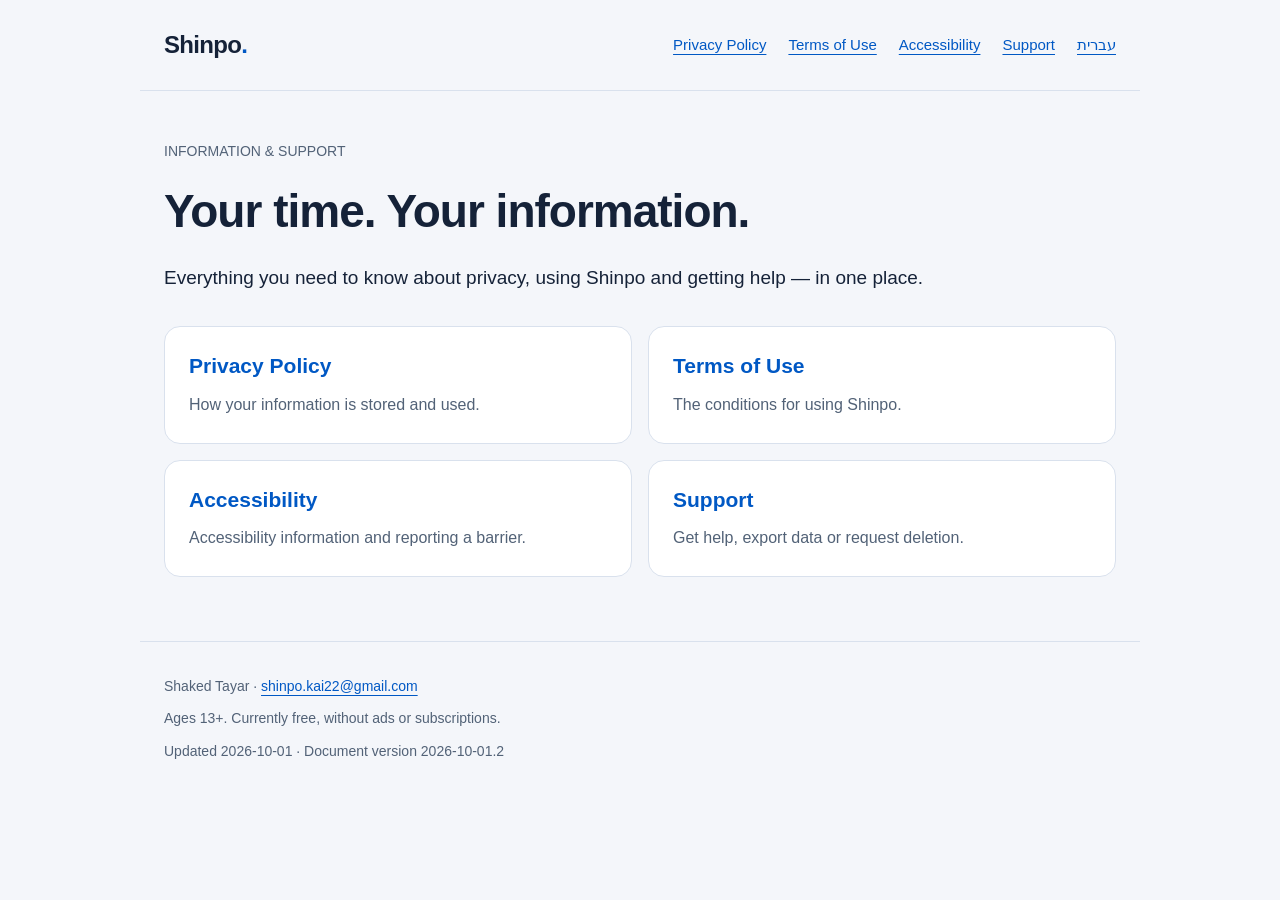
<file: index.html>
<!doctype html><html lang="en" dir="ltr"><head><meta charset="utf-8"><meta name="viewport" content="width=device-width,initial-scale=1"><meta name="referrer" content="strict-origin-when-cross-origin"><meta name="description" content="Shinpo privacy, terms, accessibility and support."><title>Help &amp; information · Shinpo</title><link rel="stylesheet" href="./styles.css"><link rel="icon" href="./favicon.svg" type="image/svg+xml"><link rel="alternate" hreflang="he" href="./he/index.html"></head><body><a class="skip" href="#main">Skip to content</a><header><a class="brand" href="./en/index.html" dir="ltr">Shinpo<span>.</span></a><nav aria-label="Main navigation"><a href="./en/privacy.html">Privacy Policy</a><a href="./en/terms.html">Terms of Use</a><a href="./en/accessibility.html">Accessibility</a><a href="./en/support.html">Support</a><a href="./he/index.html" lang="he" dir="rtl">עברית</a></nav></header><main id="main"><p class="eyebrow">INFORMATION & SUPPORT</p><h1>Your time. Your information.</h1><p class="intro">Everything you need to know about privacy, using Shinpo and getting help — in one place.</p><div class="grid"><a class="card" href="./en/privacy.html"><h2>Privacy Policy</h2><p>How your information is stored and used.</p></a><a class="card" href="./en/terms.html"><h2>Terms of Use</h2><p>The conditions for using Shinpo.</p></a><a class="card" href="./en/accessibility.html"><h2>Accessibility</h2><p>Accessibility information and reporting a barrier.</p></a><a class="card" href="./en/support.html"><h2>Support</h2><p>Get help, export data or request deletion.</p></a></div></main><footer><p>Shaked Tayar · <a href="mailto:shinpo.kai22@gmail.com" dir="ltr">shinpo.kai22@gmail.com</a></p><p>Ages 13+. Currently free, without ads or subscriptions.</p><p>Updated 2026-10-01 · Document version 2026-10-01.2</p></footer></body></html>
</file>
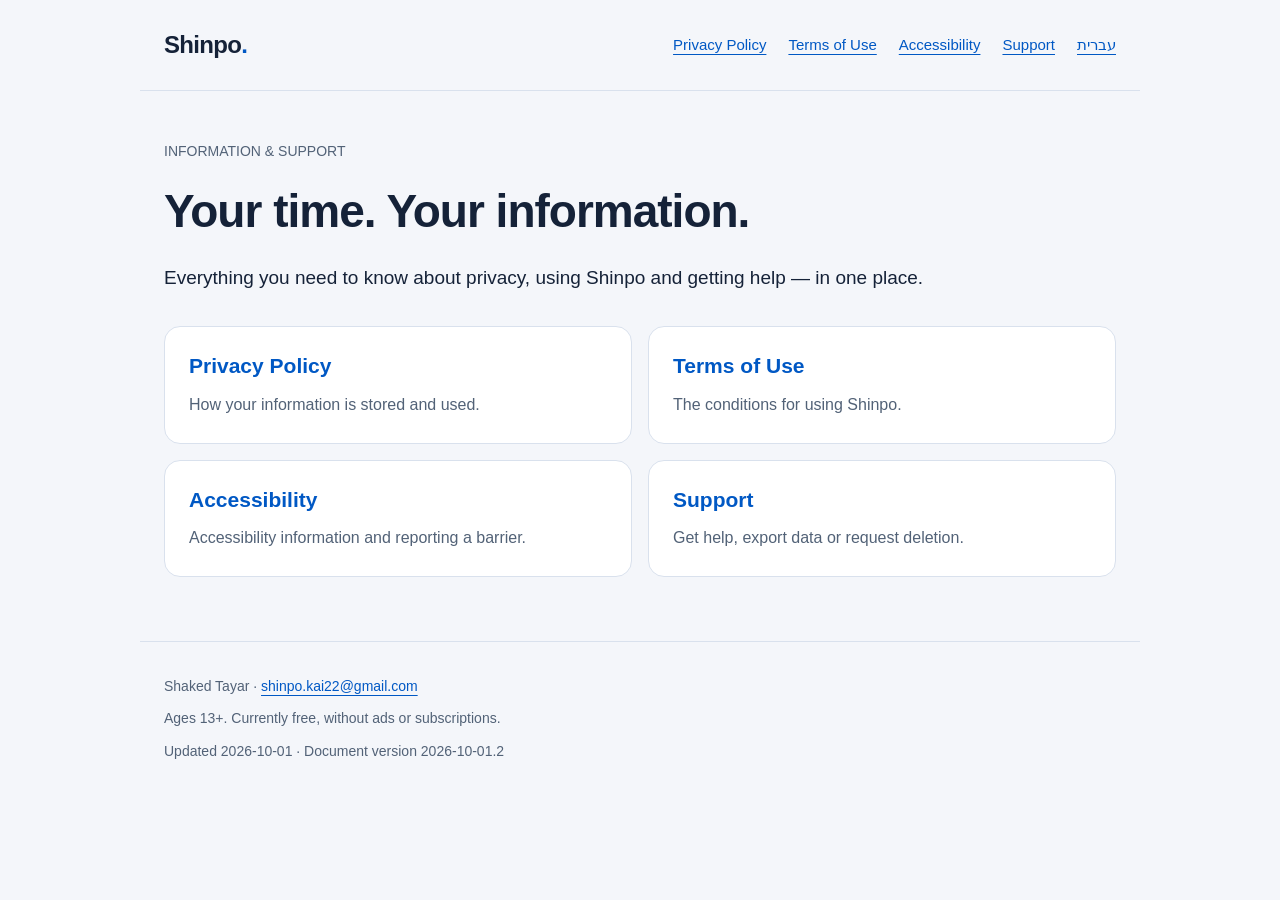
<file: en/index.html>
<!doctype html><html lang="en" dir="ltr"><head><meta charset="utf-8"><meta name="viewport" content="width=device-width,initial-scale=1"><meta name="referrer" content="strict-origin-when-cross-origin"><meta name="description" content="Shinpo privacy, terms, accessibility and support."><title>Help &amp; information · Shinpo</title><link rel="stylesheet" href="../styles.css"><link rel="icon" href="../favicon.svg" type="image/svg+xml"><link rel="alternate" hreflang="he" href="../he/index.html"></head><body><a class="skip" href="#main">Skip to content</a><header><a class="brand" href="../en/index.html" dir="ltr">Shinpo<span>.</span></a><nav aria-label="Main navigation"><a href="../en/privacy.html">Privacy Policy</a><a href="../en/terms.html">Terms of Use</a><a href="../en/accessibility.html">Accessibility</a><a href="../en/support.html">Support</a><a href="../he/index.html" lang="he" dir="rtl">עברית</a></nav></header><main id="main"><p class="eyebrow">INFORMATION & SUPPORT</p><h1>Your time. Your information.</h1><p class="intro">Everything you need to know about privacy, using Shinpo and getting help — in one place.</p><div class="grid"><a class="card" href="../en/privacy.html"><h2>Privacy Policy</h2><p>How your information is stored and used.</p></a><a class="card" href="../en/terms.html"><h2>Terms of Use</h2><p>The conditions for using Shinpo.</p></a><a class="card" href="../en/accessibility.html"><h2>Accessibility</h2><p>Accessibility information and reporting a barrier.</p></a><a class="card" href="../en/support.html"><h2>Support</h2><p>Get help, export data or request deletion.</p></a></div></main><footer><p>Shaked Tayar · <a href="mailto:shinpo.kai22@gmail.com" dir="ltr">shinpo.kai22@gmail.com</a></p><p>Ages 13+. Currently free, without ads or subscriptions.</p><p>Updated 2026-10-01 · Document version 2026-10-01.2</p></footer></body></html>
</file>
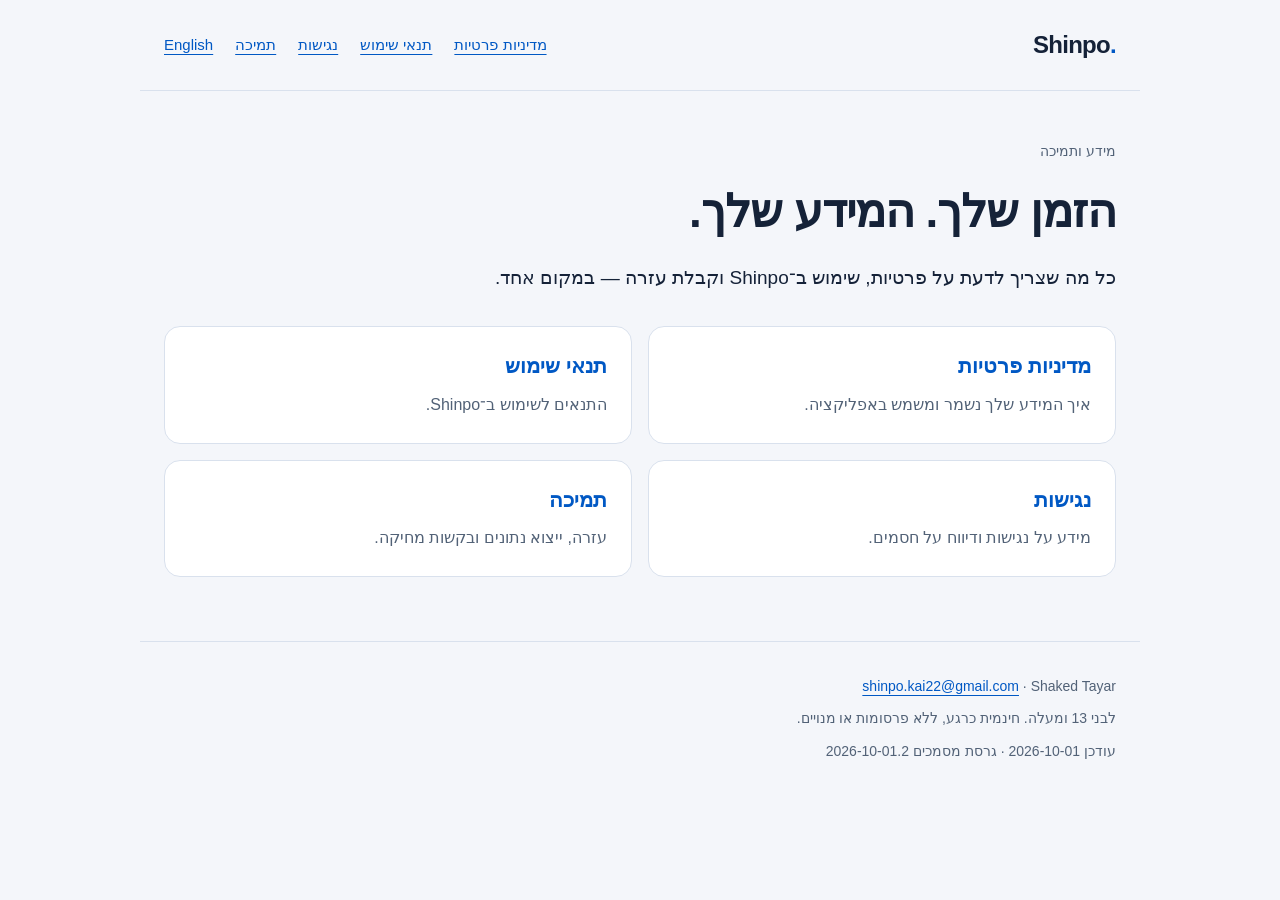
<file: he/index.html>
<!doctype html><html lang="he" dir="rtl"><head><meta charset="utf-8"><meta name="viewport" content="width=device-width,initial-scale=1"><meta name="referrer" content="strict-origin-when-cross-origin"><meta name="description" content="פרטיות, תנאים, נגישות ותמיכה ב־Shinpo."><title>עזרה ומידע · Shinpo</title><link rel="stylesheet" href="../styles.css"><link rel="icon" href="../favicon.svg" type="image/svg+xml"><link rel="alternate" hreflang="en" href="../en/index.html"></head><body><a class="skip" href="#main">דילוג לתוכן</a><header><a class="brand" href="../he/index.html" dir="ltr">Shinpo<span>.</span></a><nav aria-label="ניווט ראשי"><a href="../he/privacy.html">מדיניות פרטיות</a><a href="../he/terms.html">תנאי שימוש</a><a href="../he/accessibility.html">נגישות</a><a href="../he/support.html">תמיכה</a><a href="../en/index.html" lang="en" dir="ltr">English</a></nav></header><main id="main"><p class="eyebrow">מידע ותמיכה</p><h1>הזמן שלך. המידע שלך.</h1><p class="intro">כל מה שצריך לדעת על פרטיות, שימוש ב־Shinpo וקבלת עזרה — במקום אחד.</p><div class="grid"><a class="card" href="../he/privacy.html"><h2>מדיניות פרטיות</h2><p>איך המידע שלך נשמר ומשמש באפליקציה.</p></a><a class="card" href="../he/terms.html"><h2>תנאי שימוש</h2><p>התנאים לשימוש ב־Shinpo.</p></a><a class="card" href="../he/accessibility.html"><h2>נגישות</h2><p>מידע על נגישות ודיווח על חסמים.</p></a><a class="card" href="../he/support.html"><h2>תמיכה</h2><p>עזרה, ייצוא נתונים ובקשות מחיקה.</p></a></div></main><footer><p>Shaked Tayar · <a href="mailto:shinpo.kai22@gmail.com" dir="ltr">shinpo.kai22@gmail.com</a></p><p>לבני 13 ומעלה. חינמית כרגע, ללא פרסומות או מנויים.</p><p>עודכן 2026-10-01 · גרסת מסמכים 2026-10-01.2</p></footer></body></html>
</file>
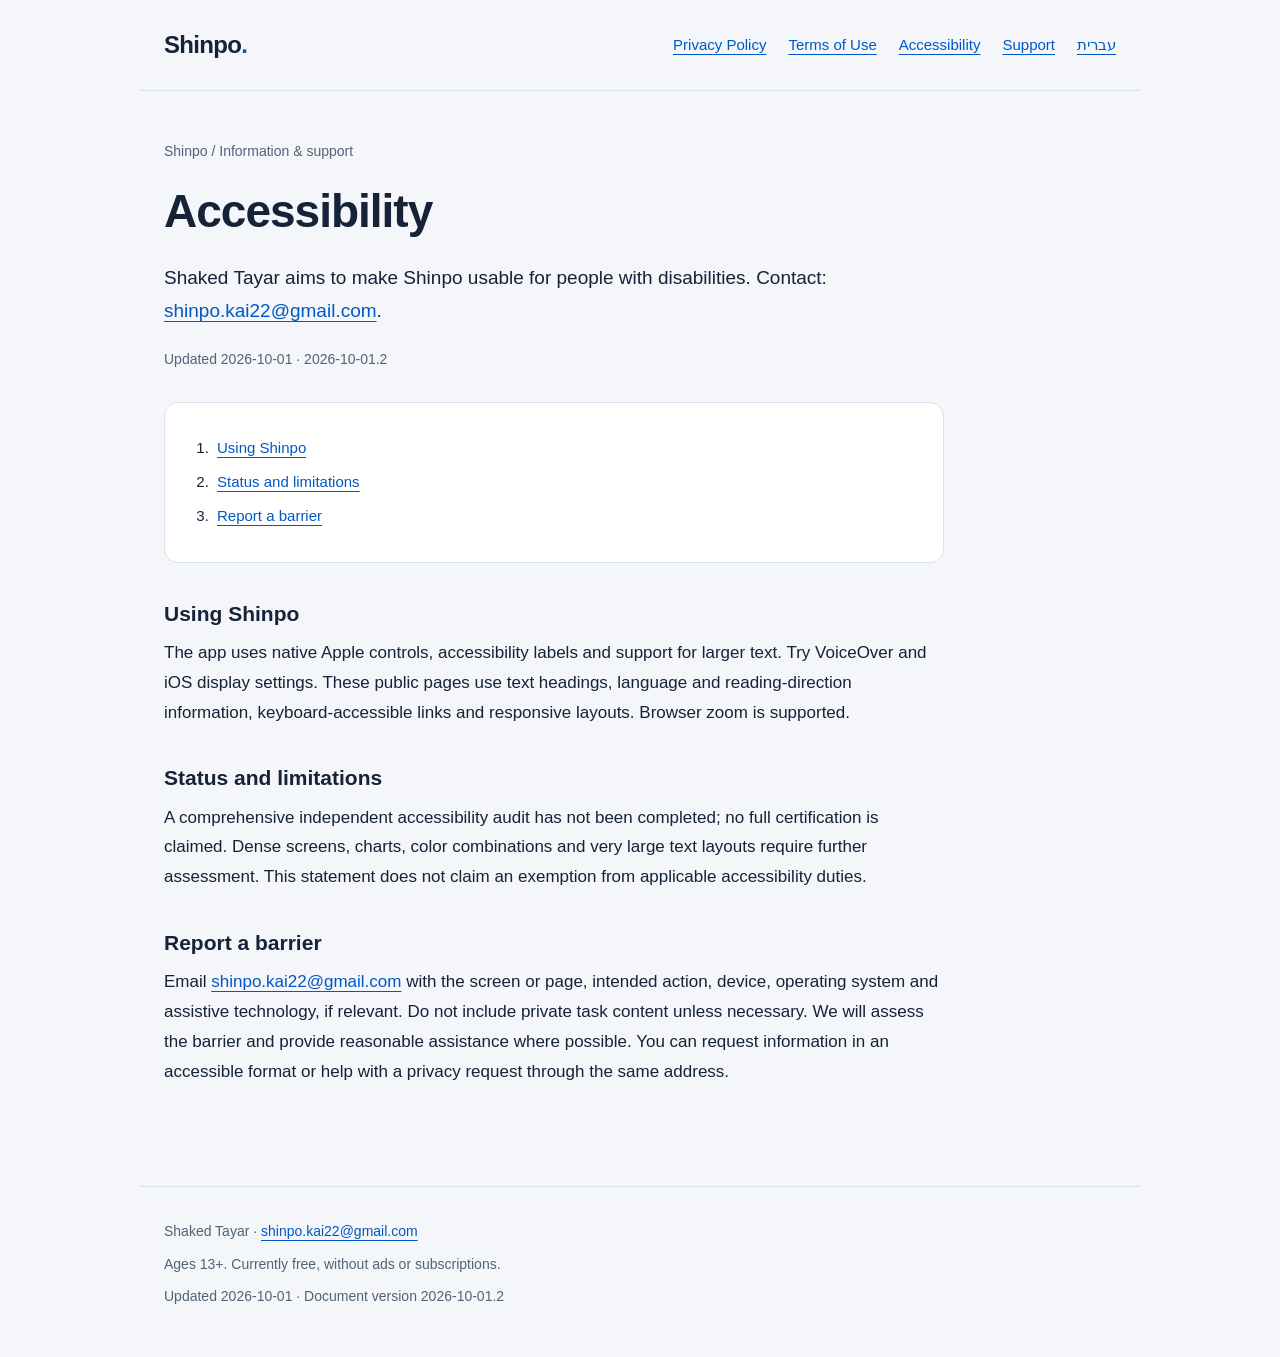
<file: en/accessibility.html>
<!doctype html><html lang="en" dir="ltr"><head><meta charset="utf-8"><meta name="viewport" content="width=device-width,initial-scale=1"><meta name="referrer" content="strict-origin-when-cross-origin"><meta name="description" content="Shinpo privacy, terms, accessibility and support."><title>Accessibility · Shinpo</title><link rel="stylesheet" href="../styles.css"><link rel="icon" href="../favicon.svg" type="image/svg+xml"><link rel="alternate" hreflang="he" href="../he/accessibility.html"></head><body><a class="skip" href="#main">Skip to content</a><header><a class="brand" href="../en/index.html" dir="ltr">Shinpo<span>.</span></a><nav aria-label="Main navigation"><a href="../en/privacy.html">Privacy Policy</a><a href="../en/terms.html">Terms of Use</a><a href="../en/accessibility.html" aria-current="page">Accessibility</a><a href="../en/support.html">Support</a><a href="../he/accessibility.html" lang="he" dir="rtl">עברית</a></nav></header><main id="main"><article class="document"><p class="eyebrow">Shinpo / Information & support</p><h1>Accessibility</h1><p class="intro">Shaked Tayar aims to make Shinpo usable for people with disabilities. Contact: <a href="mailto:shinpo.kai22@gmail.com" dir="ltr">shinpo.kai22@gmail.com</a>.</p><p class="meta">Updated 2026-10-01 · 2026-10-01.2</p><nav class="toc" aria-label="On this page"><ol><li><a href="#section-1">Using Shinpo</a></li><li><a href="#section-2">Status and limitations</a></li><li><a href="#section-3">Report a barrier</a></li></ol></nav><section id="section-1" aria-labelledby="heading-1"><h2 id="heading-1">Using Shinpo</h2><p>The app uses native Apple controls, accessibility labels and support for larger text. Try VoiceOver and iOS display settings. These public pages use text headings, language and reading-direction information, keyboard-accessible links and responsive layouts. Browser zoom is supported.</p></section><section id="section-2" aria-labelledby="heading-2"><h2 id="heading-2">Status and limitations</h2><p>A comprehensive independent accessibility audit has not been completed; no full certification is claimed. Dense screens, charts, color combinations and very large text layouts require further assessment. This statement does not claim an exemption from applicable accessibility duties.</p></section><section id="section-3" aria-labelledby="heading-3"><h2 id="heading-3">Report a barrier</h2><p>Email <a href="mailto:shinpo.kai22@gmail.com" dir="ltr">shinpo.kai22@gmail.com</a> with the screen or page, intended action, device, operating system and assistive technology, if relevant. Do not include private task content unless necessary. We will assess the barrier and provide reasonable assistance where possible. You can request information in an accessible format or help with a privacy request through the same address.</p></section></article></main><footer><p>Shaked Tayar · <a href="mailto:shinpo.kai22@gmail.com" dir="ltr">shinpo.kai22@gmail.com</a></p><p>Ages 13+. Currently free, without ads or subscriptions.</p><p>Updated 2026-10-01 · Document version 2026-10-01.2</p></footer></body></html>
</file>
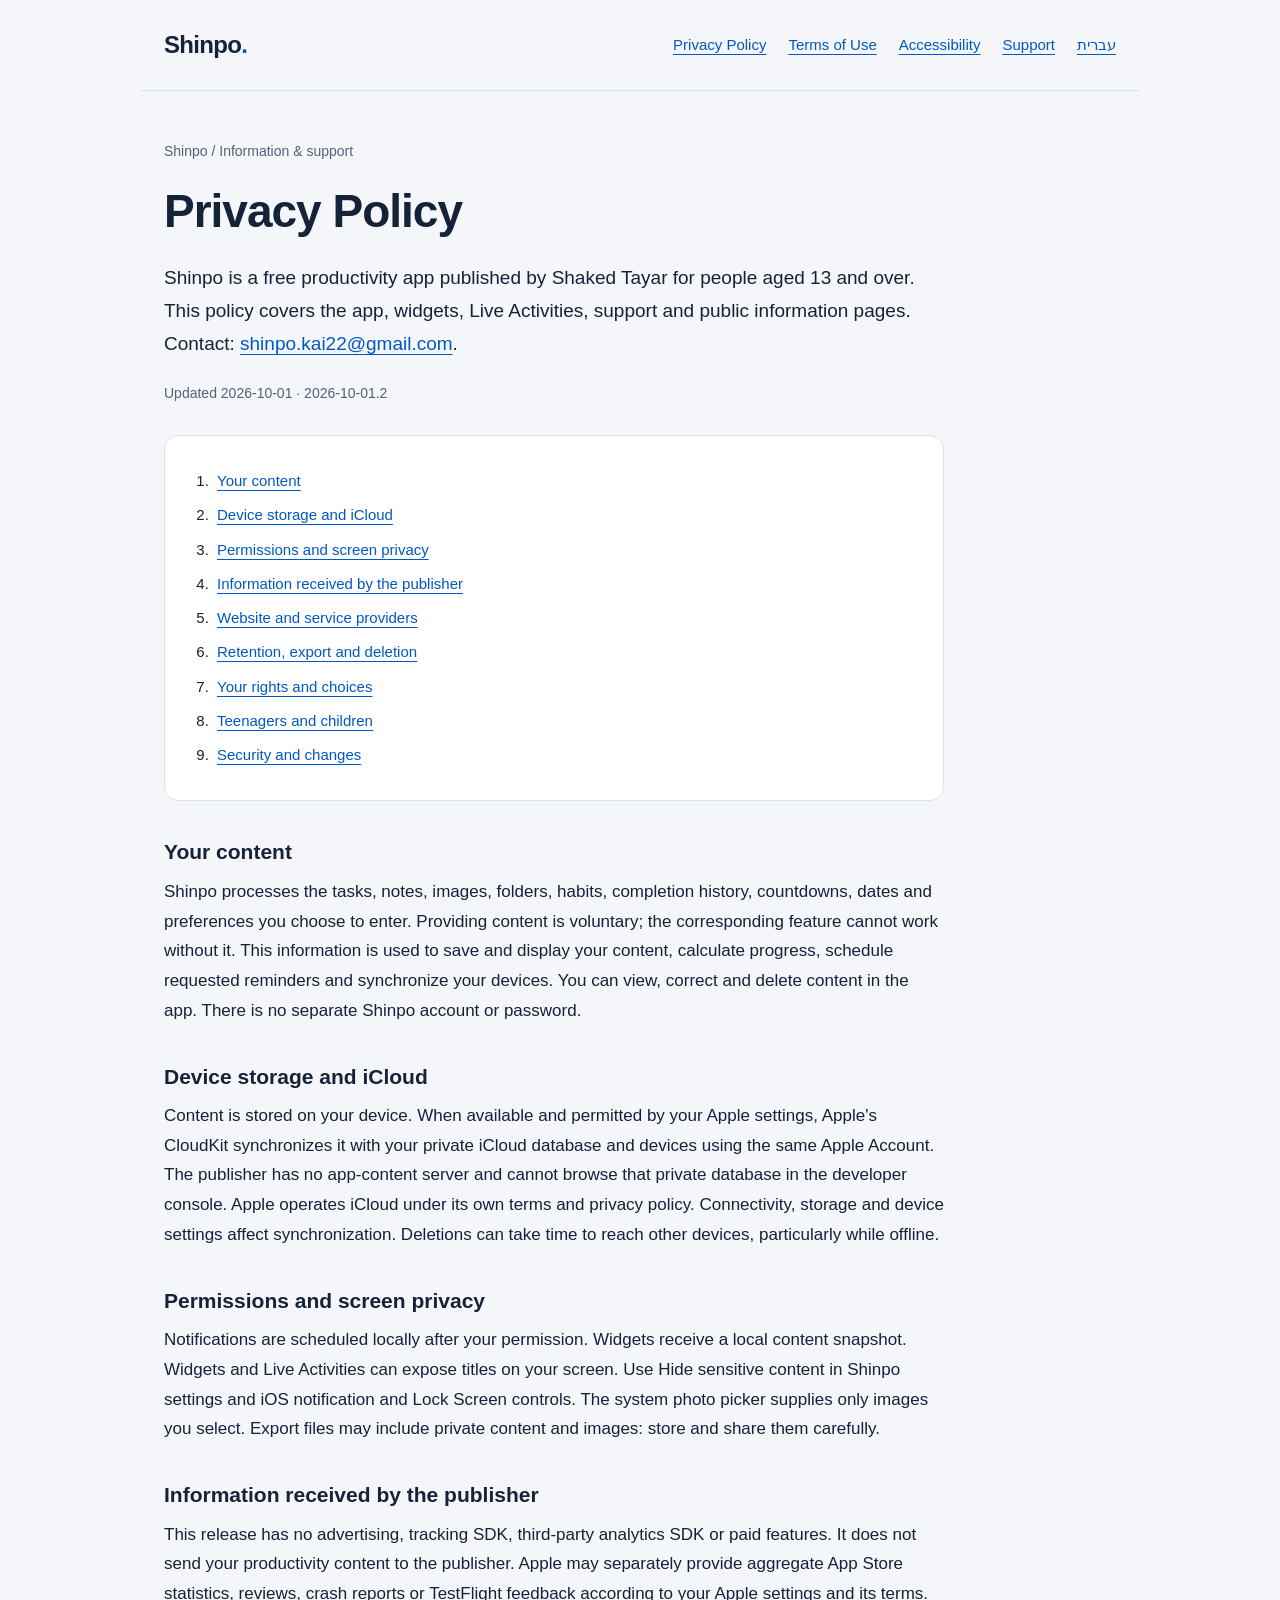
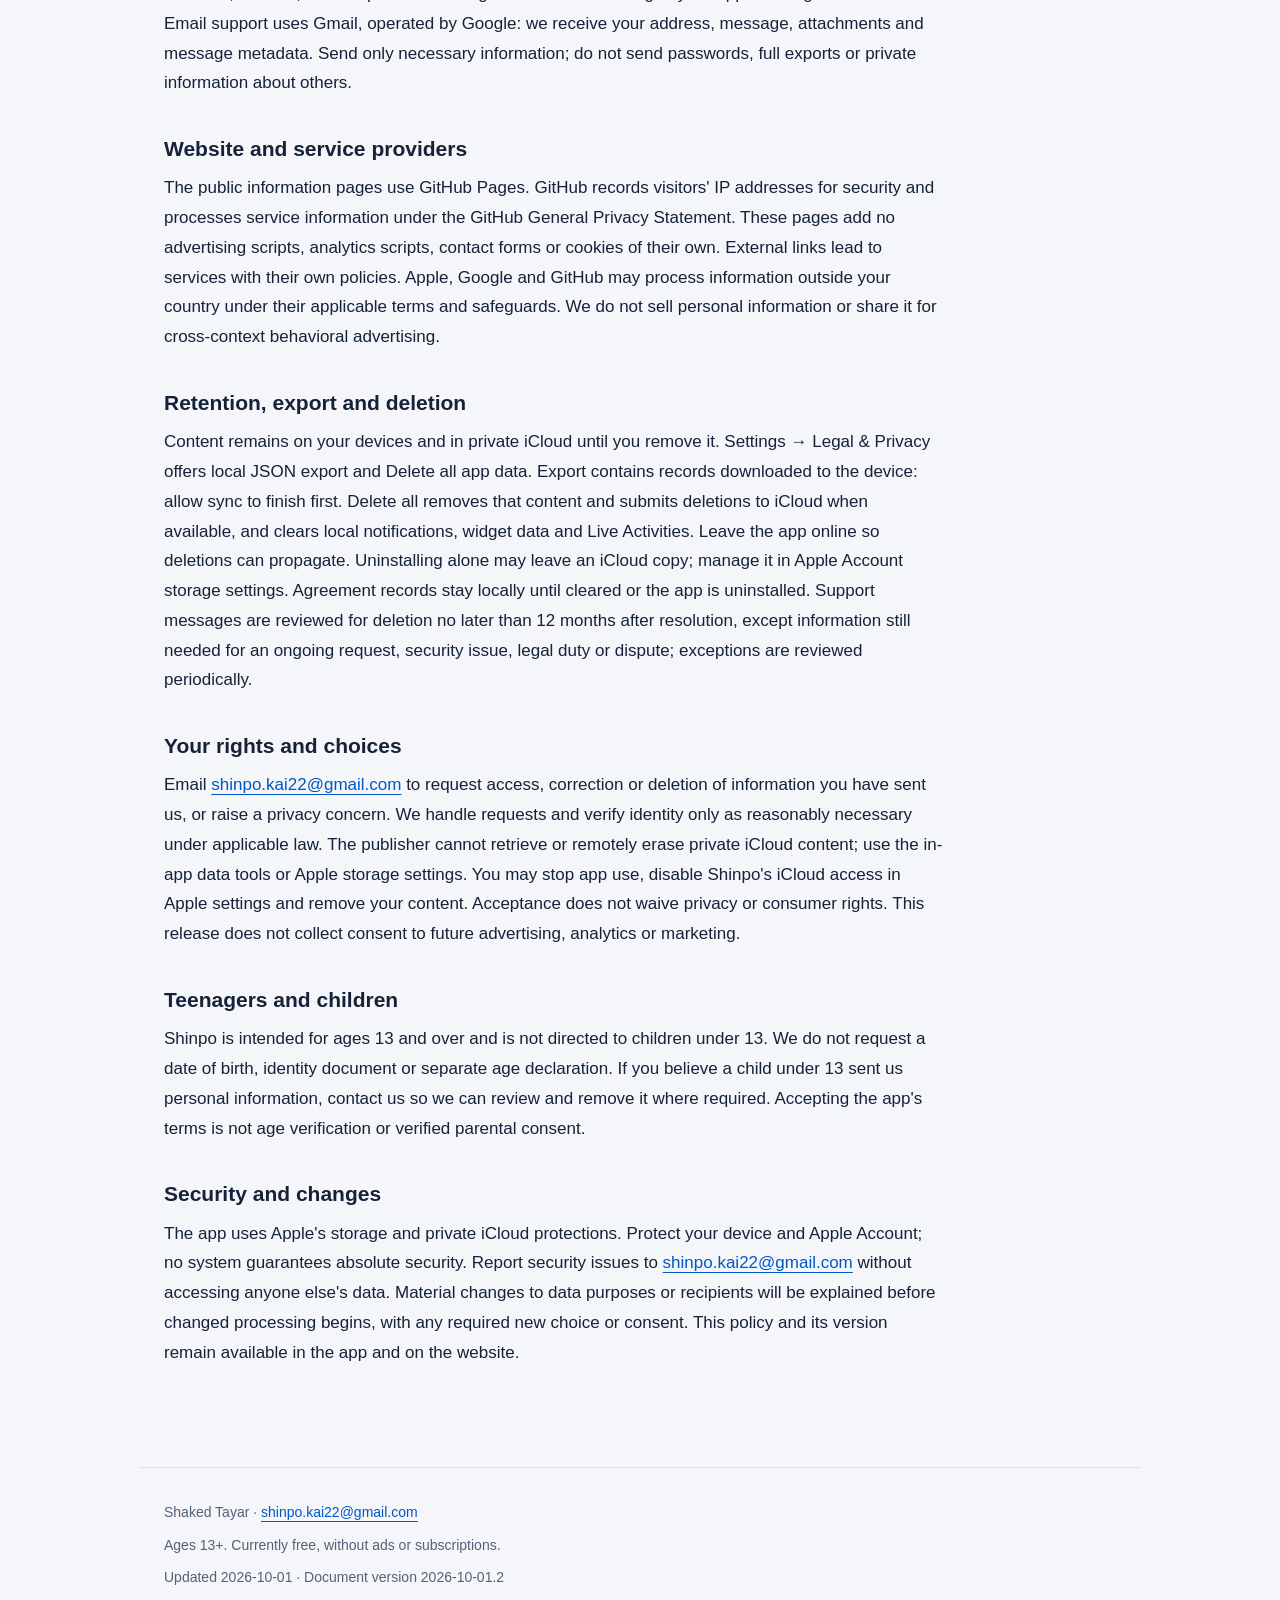
<file: en/privacy.html>
<!doctype html><html lang="en" dir="ltr"><head><meta charset="utf-8"><meta name="viewport" content="width=device-width,initial-scale=1"><meta name="referrer" content="strict-origin-when-cross-origin"><meta name="description" content="Shinpo privacy, terms, accessibility and support."><title>Privacy Policy · Shinpo</title><link rel="stylesheet" href="../styles.css"><link rel="icon" href="../favicon.svg" type="image/svg+xml"><link rel="alternate" hreflang="he" href="../he/privacy.html"></head><body><a class="skip" href="#main">Skip to content</a><header><a class="brand" href="../en/index.html" dir="ltr">Shinpo<span>.</span></a><nav aria-label="Main navigation"><a href="../en/privacy.html" aria-current="page">Privacy Policy</a><a href="../en/terms.html">Terms of Use</a><a href="../en/accessibility.html">Accessibility</a><a href="../en/support.html">Support</a><a href="../he/privacy.html" lang="he" dir="rtl">עברית</a></nav></header><main id="main"><article class="document"><p class="eyebrow">Shinpo / Information & support</p><h1>Privacy Policy</h1><p class="intro">Shinpo is a free productivity app published by Shaked Tayar for people aged 13 and over. This policy covers the app, widgets, Live Activities, support and public information pages. Contact: <a href="mailto:shinpo.kai22@gmail.com" dir="ltr">shinpo.kai22@gmail.com</a>.</p><p class="meta">Updated 2026-10-01 · 2026-10-01.2</p><nav class="toc" aria-label="On this page"><ol><li><a href="#section-1">Your content</a></li><li><a href="#section-2">Device storage and iCloud</a></li><li><a href="#section-3">Permissions and screen privacy</a></li><li><a href="#section-4">Information received by the publisher</a></li><li><a href="#section-5">Website and service providers</a></li><li><a href="#section-6">Retention, export and deletion</a></li><li><a href="#section-7">Your rights and choices</a></li><li><a href="#section-8">Teenagers and children</a></li><li><a href="#section-9">Security and changes</a></li></ol></nav><section id="section-1" aria-labelledby="heading-1"><h2 id="heading-1">Your content</h2><p>Shinpo processes the tasks, notes, images, folders, habits, completion history, countdowns, dates and preferences you choose to enter. Providing content is voluntary; the corresponding feature cannot work without it. This information is used to save and display your content, calculate progress, schedule requested reminders and synchronize your devices. You can view, correct and delete content in the app. There is no separate Shinpo account or password.</p></section><section id="section-2" aria-labelledby="heading-2"><h2 id="heading-2">Device storage and iCloud</h2><p>Content is stored on your device. When available and permitted by your Apple settings, Apple&#39;s CloudKit synchronizes it with your private iCloud database and devices using the same Apple Account. The publisher has no app-content server and cannot browse that private database in the developer console. Apple operates iCloud under its own terms and privacy policy. Connectivity, storage and device settings affect synchronization. Deletions can take time to reach other devices, particularly while offline.</p></section><section id="section-3" aria-labelledby="heading-3"><h2 id="heading-3">Permissions and screen privacy</h2><p>Notifications are scheduled locally after your permission. Widgets receive a local content snapshot. Widgets and Live Activities can expose titles on your screen. Use Hide sensitive content in Shinpo settings and iOS notification and Lock Screen controls. The system photo picker supplies only images you select. Export files may include private content and images: store and share them carefully.</p></section><section id="section-4" aria-labelledby="heading-4"><h2 id="heading-4">Information received by the publisher</h2><p>This release has no advertising, tracking SDK, third-party analytics SDK or paid features. It does not send your productivity content to the publisher. Apple may separately provide aggregate App Store statistics, reviews, crash reports or TestFlight feedback according to your Apple settings and its terms. Email support uses Gmail, operated by Google: we receive your address, message, attachments and message metadata. Send only necessary information; do not send passwords, full exports or private information about others.</p></section><section id="section-5" aria-labelledby="heading-5"><h2 id="heading-5">Website and service providers</h2><p>The public information pages use GitHub Pages. GitHub records visitors&#39; IP addresses for security and processes service information under the GitHub General Privacy Statement. These pages add no advertising scripts, analytics scripts, contact forms or cookies of their own. External links lead to services with their own policies. Apple, Google and GitHub may process information outside your country under their applicable terms and safeguards. We do not sell personal information or share it for cross-context behavioral advertising.</p></section><section id="section-6" aria-labelledby="heading-6"><h2 id="heading-6">Retention, export and deletion</h2><p>Content remains on your devices and in private iCloud until you remove it. Settings → Legal &amp; Privacy offers local JSON export and Delete all app data. Export contains records downloaded to the device: allow sync to finish first. Delete all removes that content and submits deletions to iCloud when available, and clears local notifications, widget data and Live Activities. Leave the app online so deletions can propagate. Uninstalling alone may leave an iCloud copy; manage it in Apple Account storage settings. Agreement records stay locally until cleared or the app is uninstalled. Support messages are reviewed for deletion no later than 12 months after resolution, except information still needed for an ongoing request, security issue, legal duty or dispute; exceptions are reviewed periodically.</p></section><section id="section-7" aria-labelledby="heading-7"><h2 id="heading-7">Your rights and choices</h2><p>Email <a href="mailto:shinpo.kai22@gmail.com" dir="ltr">shinpo.kai22@gmail.com</a> to request access, correction or deletion of information you have sent us, or raise a privacy concern. We handle requests and verify identity only as reasonably necessary under applicable law. The publisher cannot retrieve or remotely erase private iCloud content; use the in-app data tools or Apple storage settings. You may stop app use, disable Shinpo&#39;s iCloud access in Apple settings and remove your content. Acceptance does not waive privacy or consumer rights. This release does not collect consent to future advertising, analytics or marketing.</p></section><section id="section-8" aria-labelledby="heading-8"><h2 id="heading-8">Teenagers and children</h2><p>Shinpo is intended for ages 13 and over and is not directed to children under 13. We do not request a date of birth, identity document or separate age declaration. If you believe a child under 13 sent us personal information, contact us so we can review and remove it where required. Accepting the app&#39;s terms is not age verification or verified parental consent.</p></section><section id="section-9" aria-labelledby="heading-9"><h2 id="heading-9">Security and changes</h2><p>The app uses Apple&#39;s storage and private iCloud protections. Protect your device and Apple Account; no system guarantees absolute security. Report security issues to <a href="mailto:shinpo.kai22@gmail.com" dir="ltr">shinpo.kai22@gmail.com</a> without accessing anyone else&#39;s data. Material changes to data purposes or recipients will be explained before changed processing begins, with any required new choice or consent. This policy and its version remain available in the app and on the website.</p></section></article></main><footer><p>Shaked Tayar · <a href="mailto:shinpo.kai22@gmail.com" dir="ltr">shinpo.kai22@gmail.com</a></p><p>Ages 13+. Currently free, without ads or subscriptions.</p><p>Updated 2026-10-01 · Document version 2026-10-01.2</p></footer></body></html>
</file>
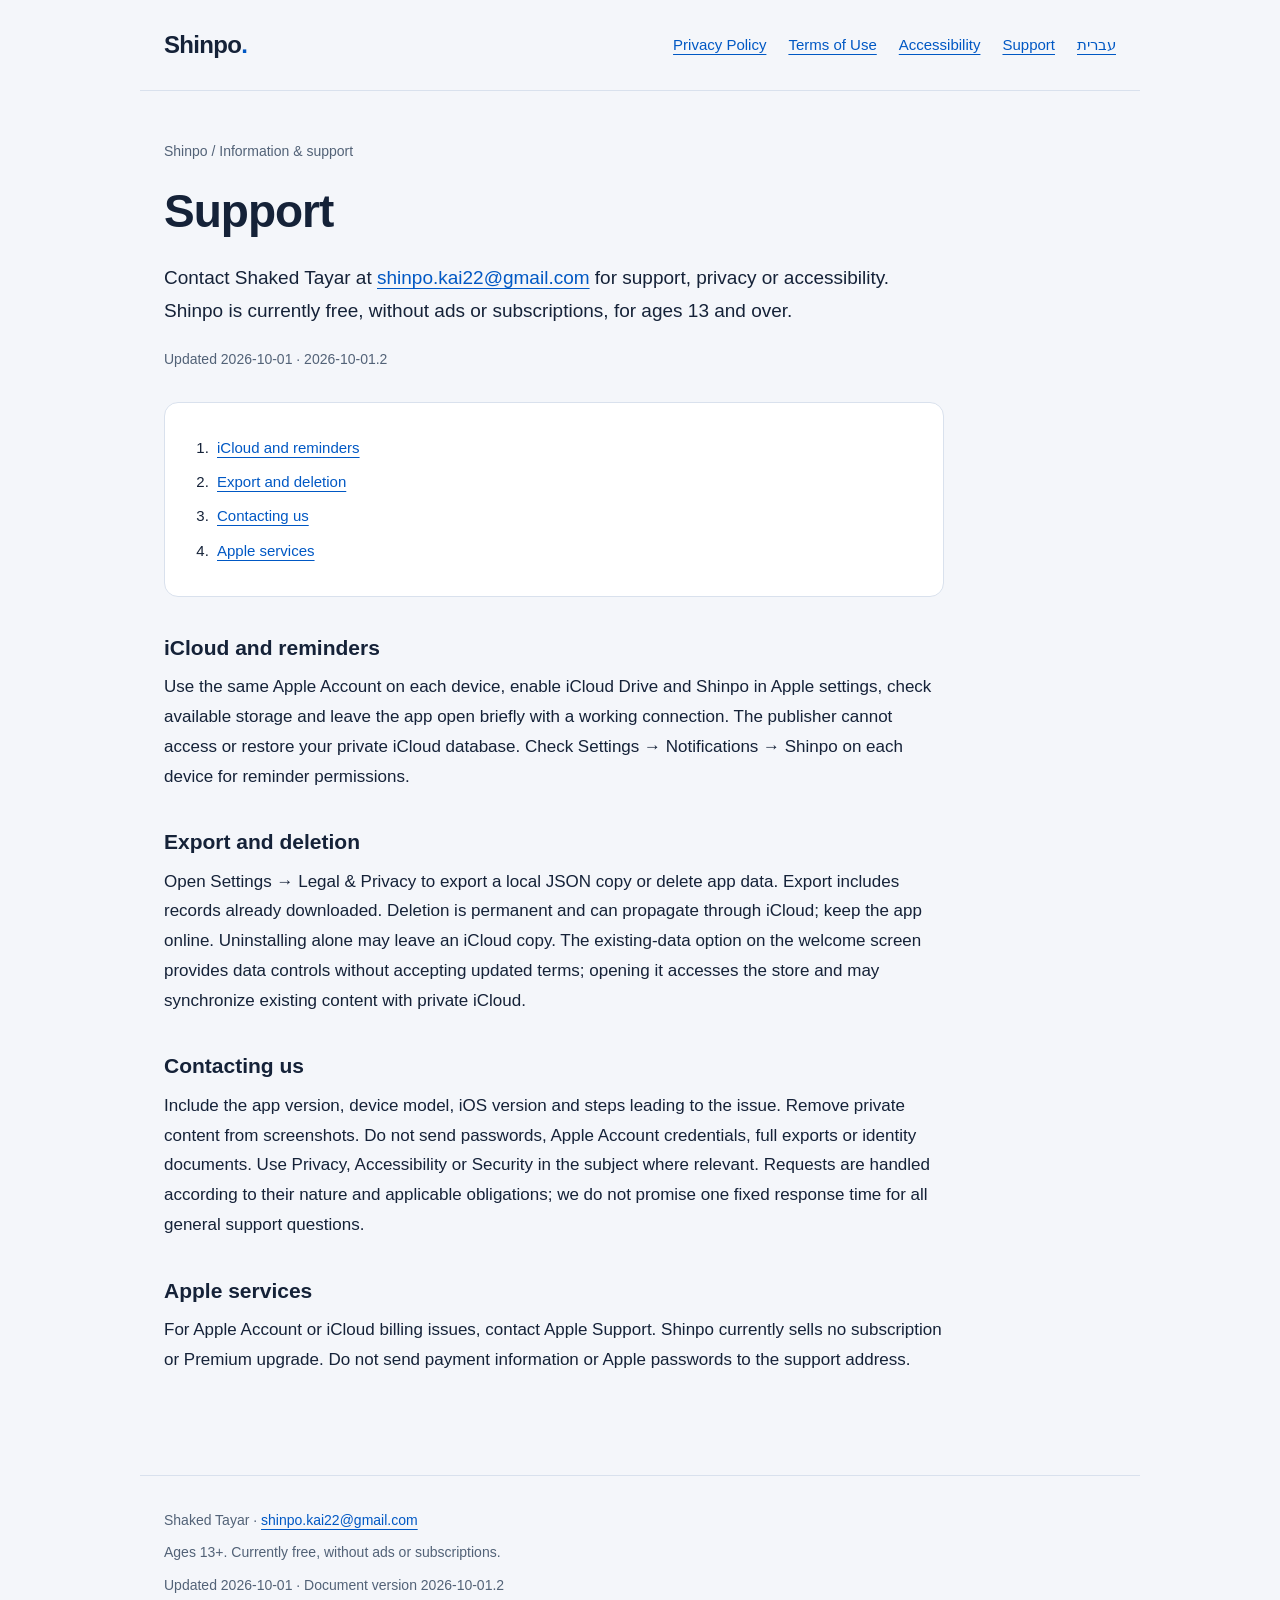
<file: en/support.html>
<!doctype html><html lang="en" dir="ltr"><head><meta charset="utf-8"><meta name="viewport" content="width=device-width,initial-scale=1"><meta name="referrer" content="strict-origin-when-cross-origin"><meta name="description" content="Shinpo privacy, terms, accessibility and support."><title>Support · Shinpo</title><link rel="stylesheet" href="../styles.css"><link rel="icon" href="../favicon.svg" type="image/svg+xml"><link rel="alternate" hreflang="he" href="../he/support.html"></head><body><a class="skip" href="#main">Skip to content</a><header><a class="brand" href="../en/index.html" dir="ltr">Shinpo<span>.</span></a><nav aria-label="Main navigation"><a href="../en/privacy.html">Privacy Policy</a><a href="../en/terms.html">Terms of Use</a><a href="../en/accessibility.html">Accessibility</a><a href="../en/support.html" aria-current="page">Support</a><a href="../he/support.html" lang="he" dir="rtl">עברית</a></nav></header><main id="main"><article class="document"><p class="eyebrow">Shinpo / Information & support</p><h1>Support</h1><p class="intro">Contact Shaked Tayar at <a href="mailto:shinpo.kai22@gmail.com" dir="ltr">shinpo.kai22@gmail.com</a> for support, privacy or accessibility. Shinpo is currently free, without ads or subscriptions, for ages 13 and over.</p><p class="meta">Updated 2026-10-01 · 2026-10-01.2</p><nav class="toc" aria-label="On this page"><ol><li><a href="#section-1">iCloud and reminders</a></li><li><a href="#section-2">Export and deletion</a></li><li><a href="#section-3">Contacting us</a></li><li><a href="#section-4">Apple services</a></li></ol></nav><section id="section-1" aria-labelledby="heading-1"><h2 id="heading-1">iCloud and reminders</h2><p>Use the same Apple Account on each device, enable iCloud Drive and Shinpo in Apple settings, check available storage and leave the app open briefly with a working connection. The publisher cannot access or restore your private iCloud database. Check Settings → Notifications → Shinpo on each device for reminder permissions.</p></section><section id="section-2" aria-labelledby="heading-2"><h2 id="heading-2">Export and deletion</h2><p>Open Settings → Legal &amp; Privacy to export a local JSON copy or delete app data. Export includes records already downloaded. Deletion is permanent and can propagate through iCloud; keep the app online. Uninstalling alone may leave an iCloud copy. The existing-data option on the welcome screen provides data controls without accepting updated terms; opening it accesses the store and may synchronize existing content with private iCloud.</p></section><section id="section-3" aria-labelledby="heading-3"><h2 id="heading-3">Contacting us</h2><p>Include the app version, device model, iOS version and steps leading to the issue. Remove private content from screenshots. Do not send passwords, Apple Account credentials, full exports or identity documents. Use Privacy, Accessibility or Security in the subject where relevant. Requests are handled according to their nature and applicable obligations; we do not promise one fixed response time for all general support questions.</p></section><section id="section-4" aria-labelledby="heading-4"><h2 id="heading-4">Apple services</h2><p>For Apple Account or iCloud billing issues, contact Apple Support. Shinpo currently sells no subscription or Premium upgrade. Do not send payment information or Apple passwords to the support address.</p></section></article></main><footer><p>Shaked Tayar · <a href="mailto:shinpo.kai22@gmail.com" dir="ltr">shinpo.kai22@gmail.com</a></p><p>Ages 13+. Currently free, without ads or subscriptions.</p><p>Updated 2026-10-01 · Document version 2026-10-01.2</p></footer></body></html>
</file>
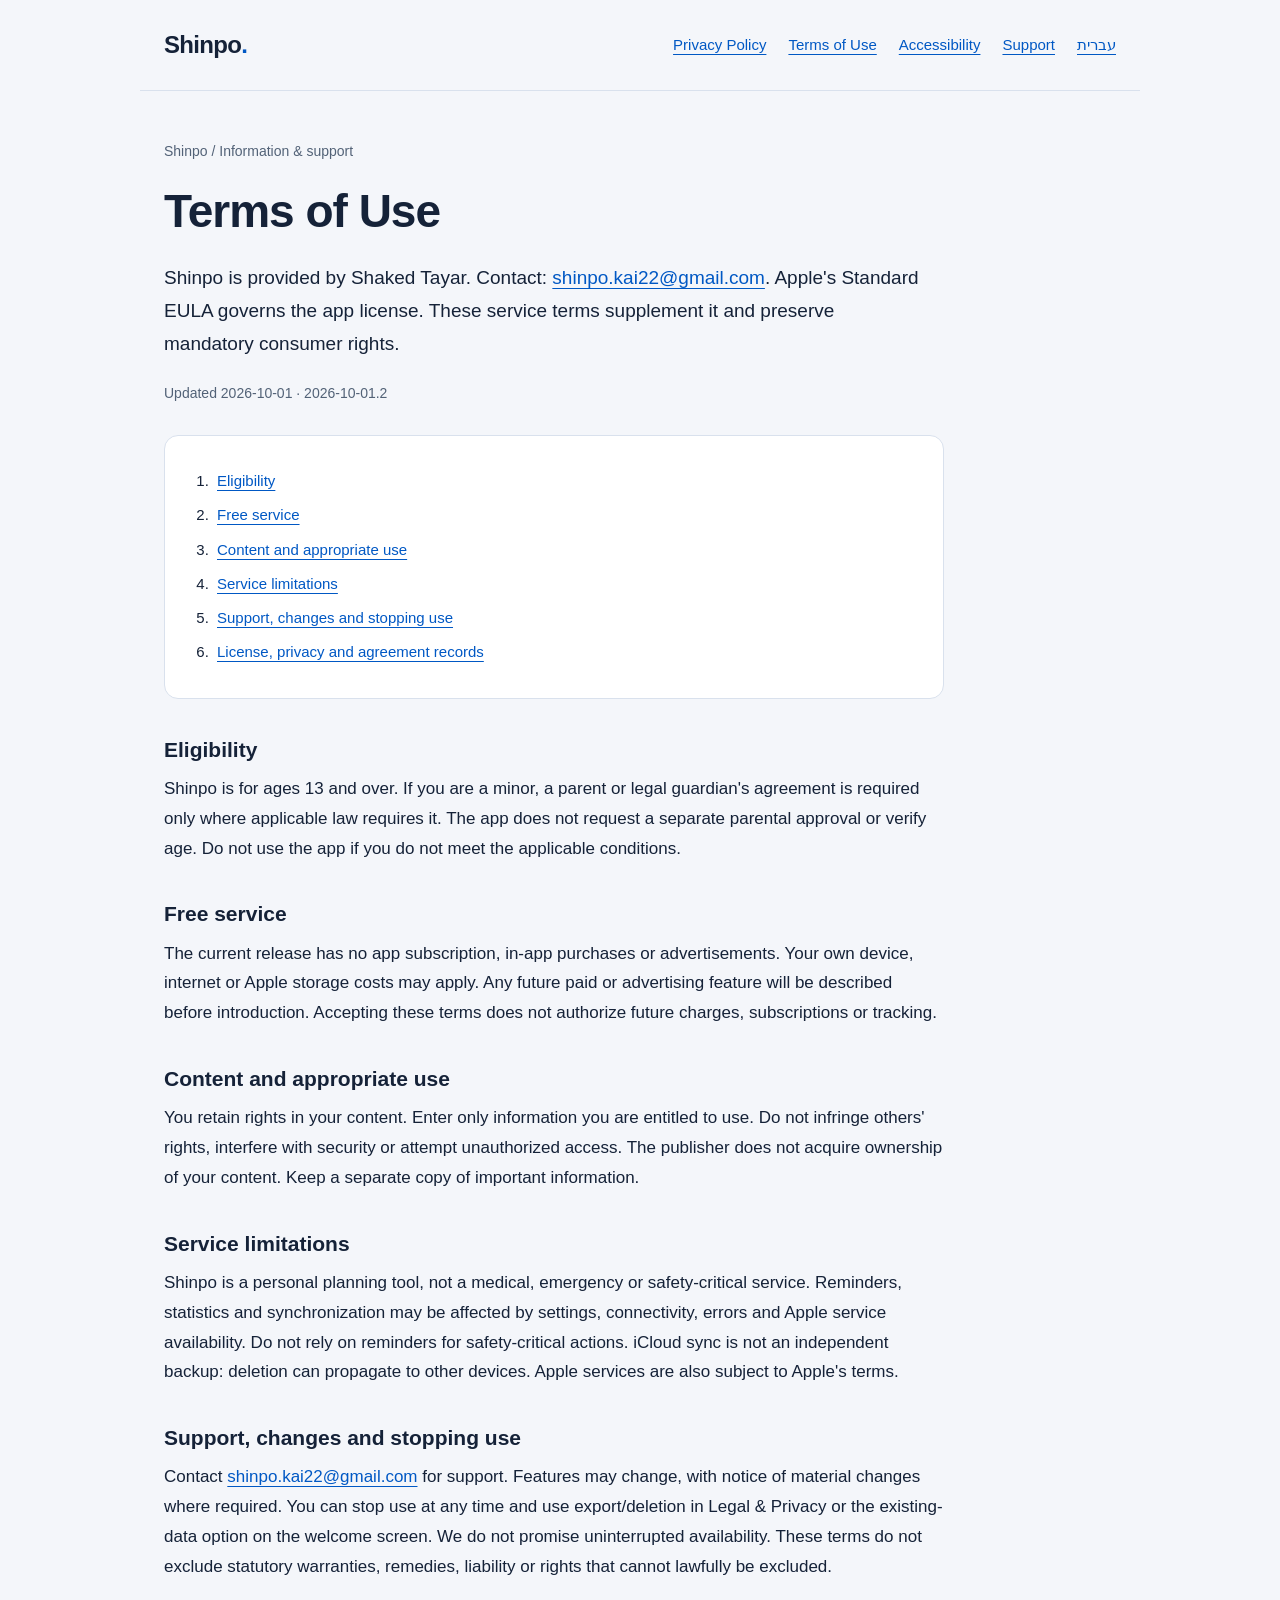
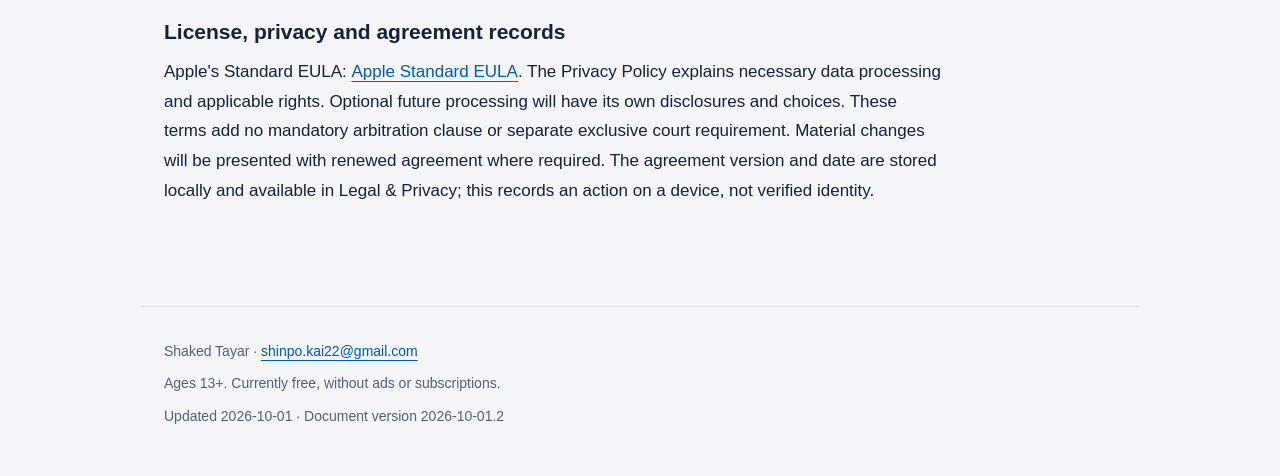
<file: en/terms.html>
<!doctype html><html lang="en" dir="ltr"><head><meta charset="utf-8"><meta name="viewport" content="width=device-width,initial-scale=1"><meta name="referrer" content="strict-origin-when-cross-origin"><meta name="description" content="Shinpo privacy, terms, accessibility and support."><title>Terms of Use · Shinpo</title><link rel="stylesheet" href="../styles.css"><link rel="icon" href="../favicon.svg" type="image/svg+xml"><link rel="alternate" hreflang="he" href="../he/terms.html"></head><body><a class="skip" href="#main">Skip to content</a><header><a class="brand" href="../en/index.html" dir="ltr">Shinpo<span>.</span></a><nav aria-label="Main navigation"><a href="../en/privacy.html">Privacy Policy</a><a href="../en/terms.html" aria-current="page">Terms of Use</a><a href="../en/accessibility.html">Accessibility</a><a href="../en/support.html">Support</a><a href="../he/terms.html" lang="he" dir="rtl">עברית</a></nav></header><main id="main"><article class="document"><p class="eyebrow">Shinpo / Information & support</p><h1>Terms of Use</h1><p class="intro">Shinpo is provided by Shaked Tayar. Contact: <a href="mailto:shinpo.kai22@gmail.com" dir="ltr">shinpo.kai22@gmail.com</a>. Apple&#39;s Standard EULA governs the app license. These service terms supplement it and preserve mandatory consumer rights.</p><p class="meta">Updated 2026-10-01 · 2026-10-01.2</p><nav class="toc" aria-label="On this page"><ol><li><a href="#section-1">Eligibility</a></li><li><a href="#section-2">Free service</a></li><li><a href="#section-3">Content and appropriate use</a></li><li><a href="#section-4">Service limitations</a></li><li><a href="#section-5">Support, changes and stopping use</a></li><li><a href="#section-6">License, privacy and agreement records</a></li></ol></nav><section id="section-1" aria-labelledby="heading-1"><h2 id="heading-1">Eligibility</h2><p>Shinpo is for ages 13 and over. If you are a minor, a parent or legal guardian&#39;s agreement is required only where applicable law requires it. The app does not request a separate parental approval or verify age. Do not use the app if you do not meet the applicable conditions.</p></section><section id="section-2" aria-labelledby="heading-2"><h2 id="heading-2">Free service</h2><p>The current release has no app subscription, in-app purchases or advertisements. Your own device, internet or Apple storage costs may apply. Any future paid or advertising feature will be described before introduction. Accepting these terms does not authorize future charges, subscriptions or tracking.</p></section><section id="section-3" aria-labelledby="heading-3"><h2 id="heading-3">Content and appropriate use</h2><p>You retain rights in your content. Enter only information you are entitled to use. Do not infringe others&#39; rights, interfere with security or attempt unauthorized access. The publisher does not acquire ownership of your content. Keep a separate copy of important information.</p></section><section id="section-4" aria-labelledby="heading-4"><h2 id="heading-4">Service limitations</h2><p>Shinpo is a personal planning tool, not a medical, emergency or safety-critical service. Reminders, statistics and synchronization may be affected by settings, connectivity, errors and Apple service availability. Do not rely on reminders for safety-critical actions. iCloud sync is not an independent backup: deletion can propagate to other devices. Apple services are also subject to Apple&#39;s terms.</p></section><section id="section-5" aria-labelledby="heading-5"><h2 id="heading-5">Support, changes and stopping use</h2><p>Contact <a href="mailto:shinpo.kai22@gmail.com" dir="ltr">shinpo.kai22@gmail.com</a> for support. Features may change, with notice of material changes where required. You can stop use at any time and use export/deletion in Legal &amp; Privacy or the existing-data option on the welcome screen. We do not promise uninterrupted availability. These terms do not exclude statutory warranties, remedies, liability or rights that cannot lawfully be excluded.</p></section><section id="section-6" aria-labelledby="heading-6"><h2 id="heading-6">License, privacy and agreement records</h2><p>Apple&#39;s Standard EULA: <a href="https://www.apple.com/legal/internet-services/itunes/dev/stdeula/" dir="ltr">Apple Standard EULA</a>. The Privacy Policy explains necessary data processing and applicable rights. Optional future processing will have its own disclosures and choices. These terms add no mandatory arbitration clause or separate exclusive court requirement. Material changes will be presented with renewed agreement where required. The agreement version and date are stored locally and available in Legal &amp; Privacy; this records an action on a device, not verified identity.</p></section></article></main><footer><p>Shaked Tayar · <a href="mailto:shinpo.kai22@gmail.com" dir="ltr">shinpo.kai22@gmail.com</a></p><p>Ages 13+. Currently free, without ads or subscriptions.</p><p>Updated 2026-10-01 · Document version 2026-10-01.2</p></footer></body></html>
</file>
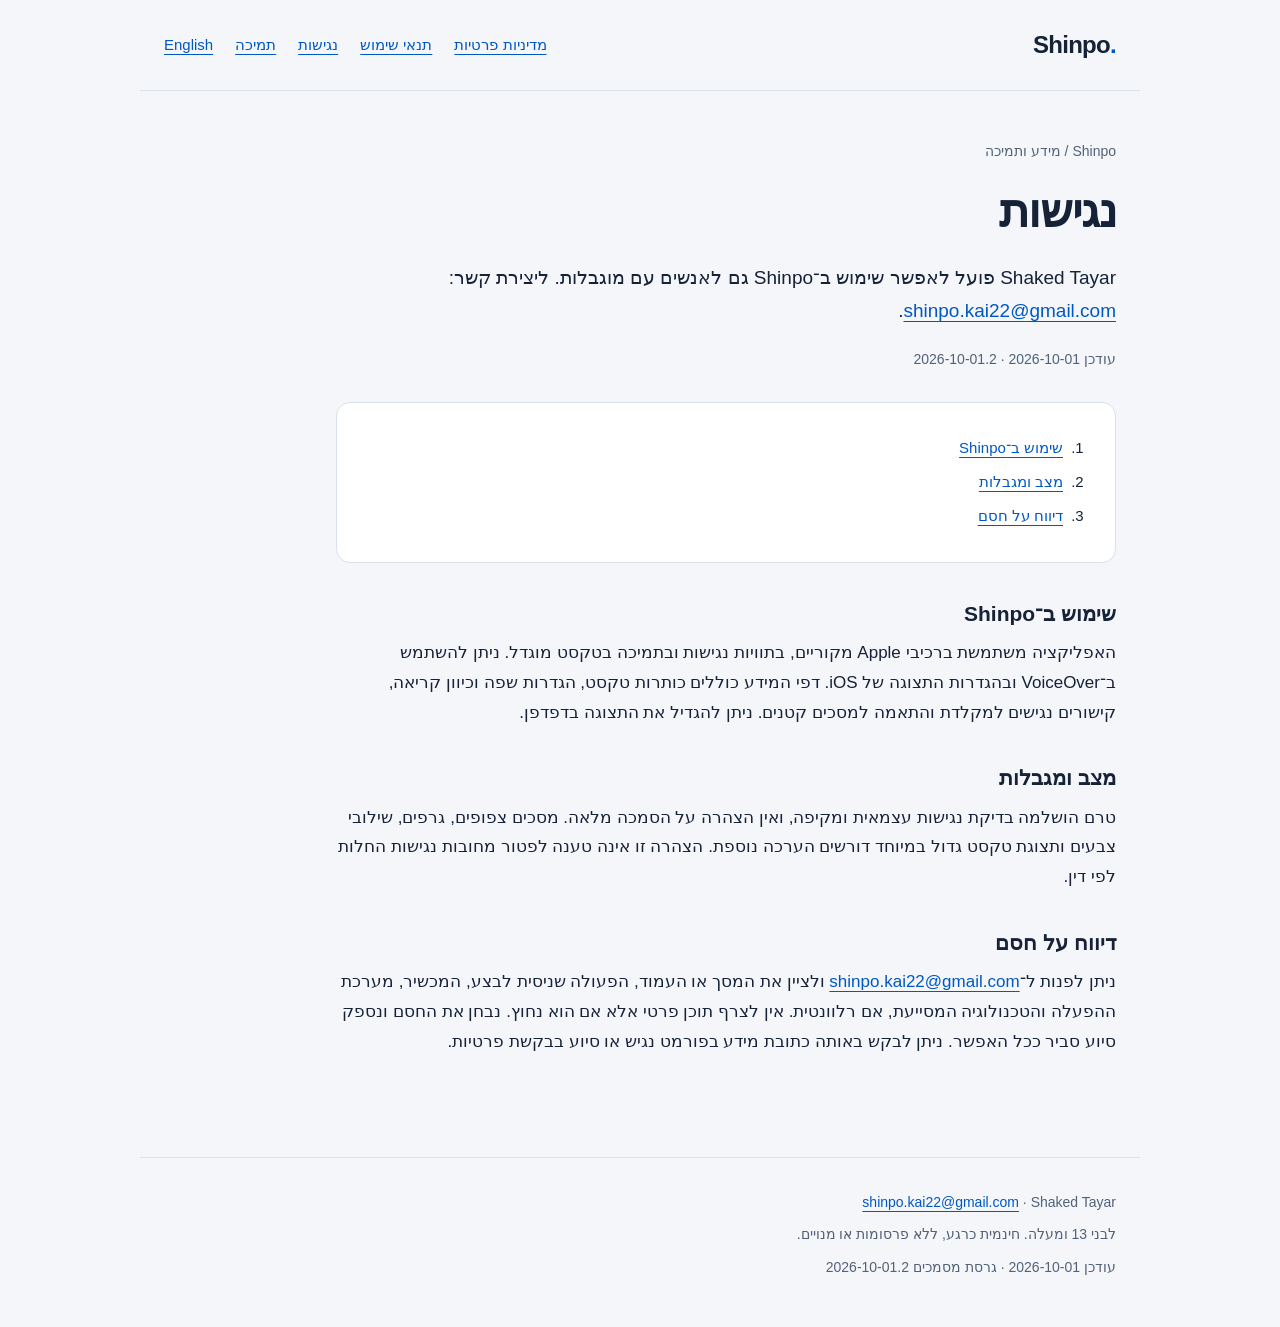
<file: he/accessibility.html>
<!doctype html><html lang="he" dir="rtl"><head><meta charset="utf-8"><meta name="viewport" content="width=device-width,initial-scale=1"><meta name="referrer" content="strict-origin-when-cross-origin"><meta name="description" content="פרטיות, תנאים, נגישות ותמיכה ב־Shinpo."><title>נגישות · Shinpo</title><link rel="stylesheet" href="../styles.css"><link rel="icon" href="../favicon.svg" type="image/svg+xml"><link rel="alternate" hreflang="en" href="../en/accessibility.html"></head><body><a class="skip" href="#main">דילוג לתוכן</a><header><a class="brand" href="../he/index.html" dir="ltr">Shinpo<span>.</span></a><nav aria-label="ניווט ראשי"><a href="../he/privacy.html">מדיניות פרטיות</a><a href="../he/terms.html">תנאי שימוש</a><a href="../he/accessibility.html" aria-current="page">נגישות</a><a href="../he/support.html">תמיכה</a><a href="../en/accessibility.html" lang="en" dir="ltr">English</a></nav></header><main id="main"><article class="document"><p class="eyebrow">Shinpo / מידע ותמיכה</p><h1>נגישות</h1><p class="intro">Shaked Tayar פועל לאפשר שימוש ב־Shinpo גם לאנשים עם מוגבלות. ליצירת קשר: <a href="mailto:shinpo.kai22@gmail.com" dir="ltr">shinpo.kai22@gmail.com</a>.</p><p class="meta">עודכן 2026-10-01 · 2026-10-01.2</p><nav class="toc" aria-label="בעמוד הזה"><ol><li><a href="#section-1">שימוש ב־Shinpo</a></li><li><a href="#section-2">מצב ומגבלות</a></li><li><a href="#section-3">דיווח על חסם</a></li></ol></nav><section id="section-1" aria-labelledby="heading-1"><h2 id="heading-1">שימוש ב־Shinpo</h2><p>האפליקציה משתמשת ברכיבי Apple מקוריים, בתוויות נגישות ובתמיכה בטקסט מוגדל. ניתן להשתמש ב־VoiceOver ובהגדרות התצוגה של iOS. דפי המידע כוללים כותרות טקסט, הגדרות שפה וכיוון קריאה, קישורים נגישים למקלדת והתאמה למסכים קטנים. ניתן להגדיל את התצוגה בדפדפן.</p></section><section id="section-2" aria-labelledby="heading-2"><h2 id="heading-2">מצב ומגבלות</h2><p>טרם הושלמה בדיקת נגישות עצמאית ומקיפה, ואין הצהרה על הסמכה מלאה. מסכים צפופים, גרפים, שילובי צבעים ותצוגת טקסט גדול במיוחד דורשים הערכה נוספת. הצהרה זו אינה טענה לפטור מחובות נגישות החלות לפי דין.</p></section><section id="section-3" aria-labelledby="heading-3"><h2 id="heading-3">דיווח על חסם</h2><p>ניתן לפנות ל־<a href="mailto:shinpo.kai22@gmail.com" dir="ltr">shinpo.kai22@gmail.com</a> ולציין את המסך או העמוד, הפעולה שניסית לבצע, המכשיר, מערכת ההפעלה והטכנולוגיה המסייעת, אם רלוונטית. אין לצרף תוכן פרטי אלא אם הוא נחוץ. נבחן את החסם ונספק סיוע סביר ככל האפשר. ניתן לבקש באותה כתובת מידע בפורמט נגיש או סיוע בבקשת פרטיות.</p></section></article></main><footer><p>Shaked Tayar · <a href="mailto:shinpo.kai22@gmail.com" dir="ltr">shinpo.kai22@gmail.com</a></p><p>לבני 13 ומעלה. חינמית כרגע, ללא פרסומות או מנויים.</p><p>עודכן 2026-10-01 · גרסת מסמכים 2026-10-01.2</p></footer></body></html>
</file>
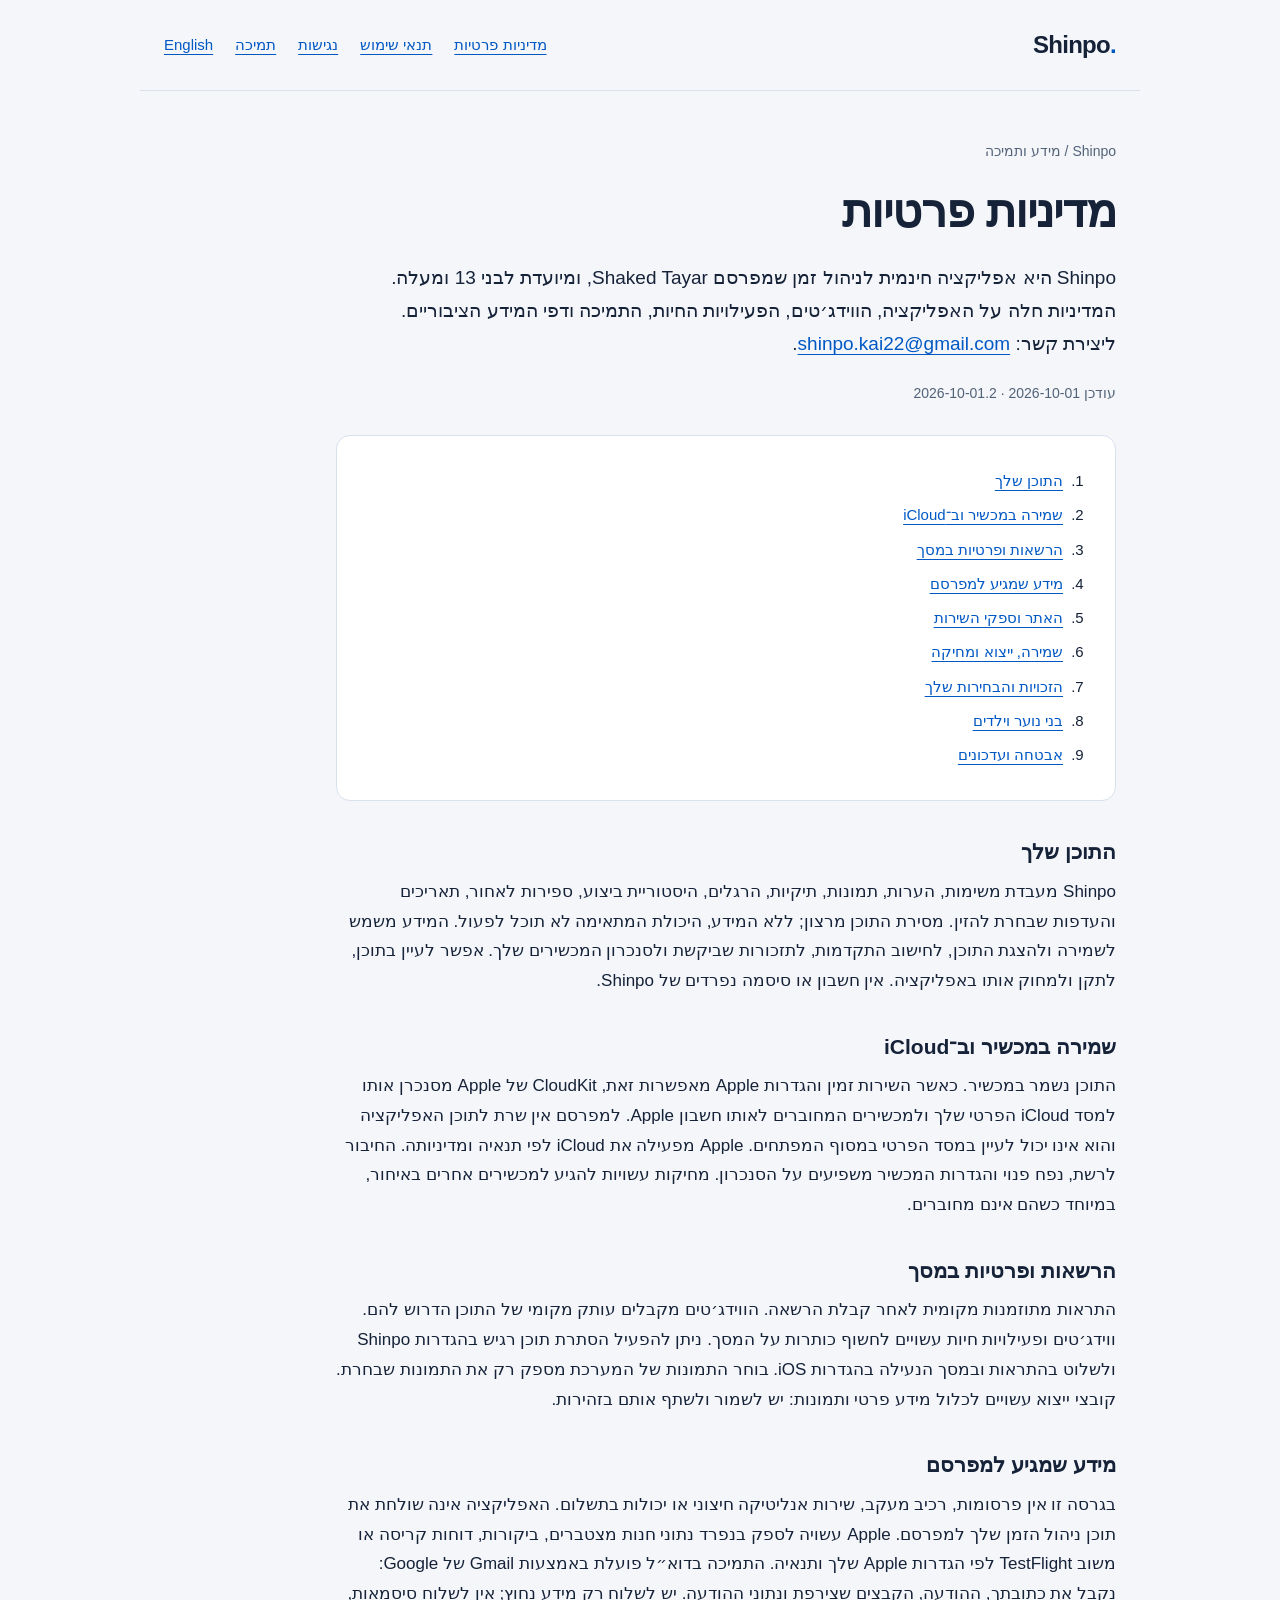
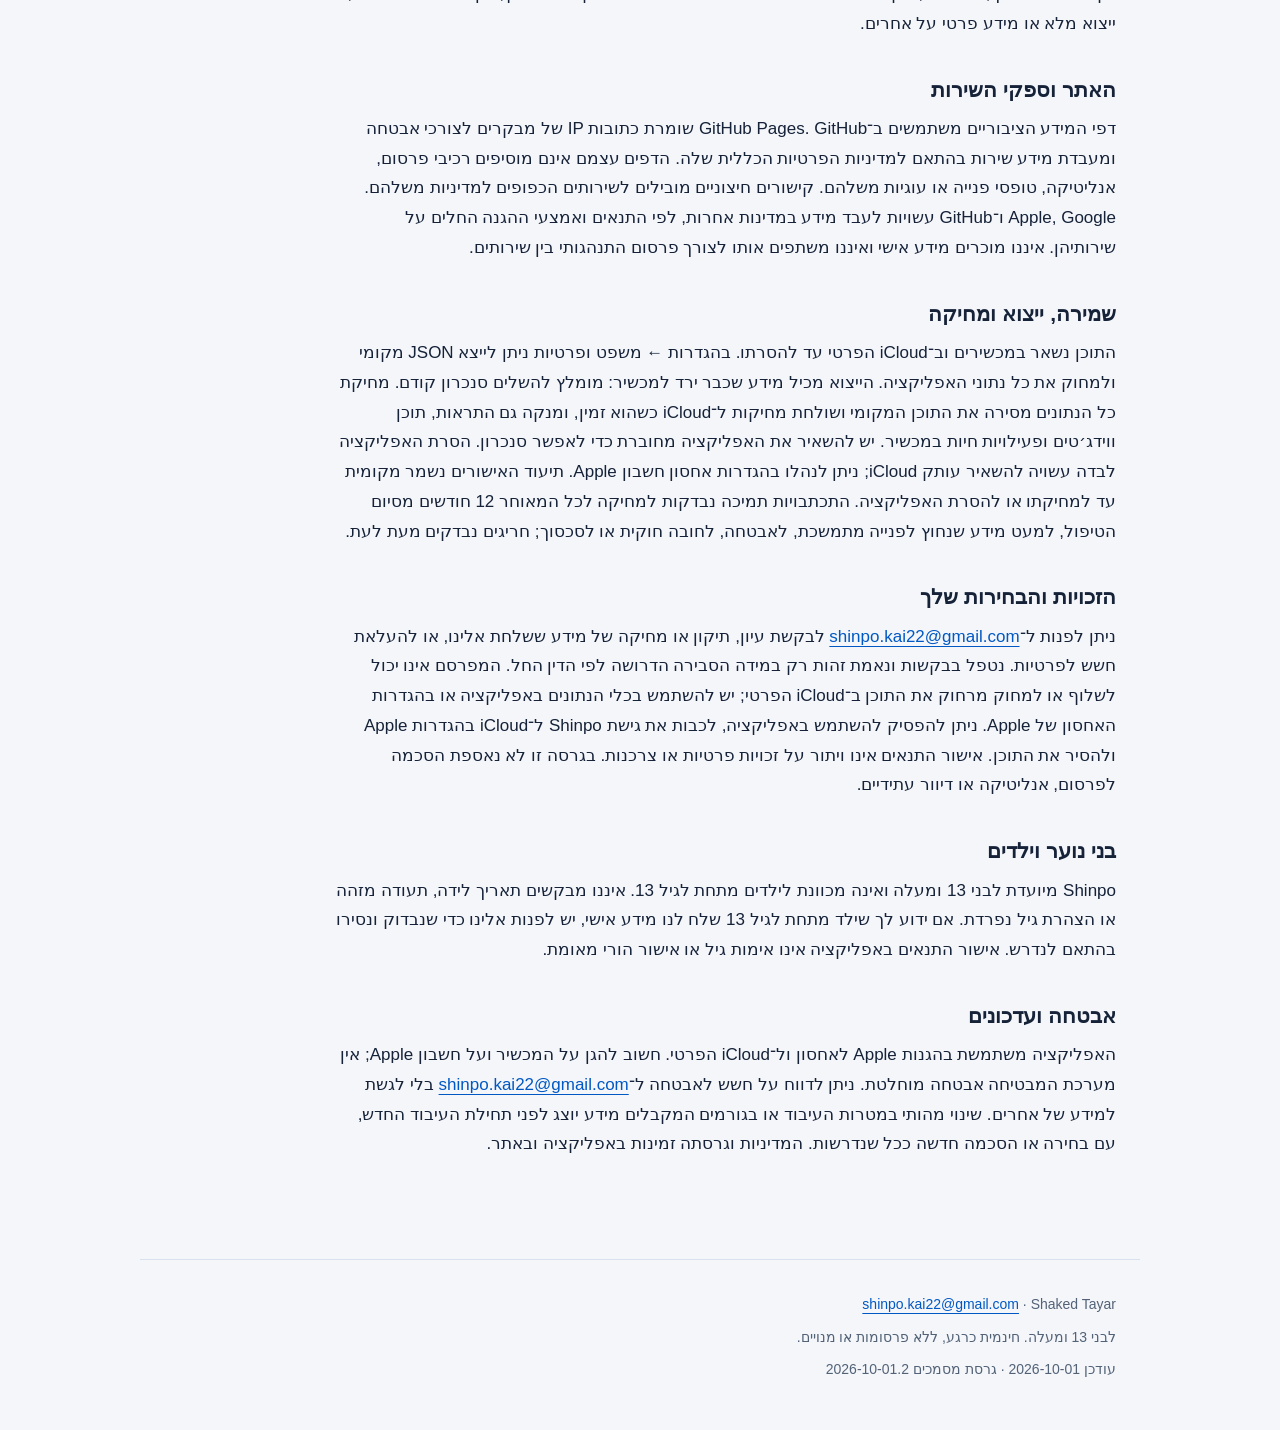
<file: he/privacy.html>
<!doctype html><html lang="he" dir="rtl"><head><meta charset="utf-8"><meta name="viewport" content="width=device-width,initial-scale=1"><meta name="referrer" content="strict-origin-when-cross-origin"><meta name="description" content="פרטיות, תנאים, נגישות ותמיכה ב־Shinpo."><title>מדיניות פרטיות · Shinpo</title><link rel="stylesheet" href="../styles.css"><link rel="icon" href="../favicon.svg" type="image/svg+xml"><link rel="alternate" hreflang="en" href="../en/privacy.html"></head><body><a class="skip" href="#main">דילוג לתוכן</a><header><a class="brand" href="../he/index.html" dir="ltr">Shinpo<span>.</span></a><nav aria-label="ניווט ראשי"><a href="../he/privacy.html" aria-current="page">מדיניות פרטיות</a><a href="../he/terms.html">תנאי שימוש</a><a href="../he/accessibility.html">נגישות</a><a href="../he/support.html">תמיכה</a><a href="../en/privacy.html" lang="en" dir="ltr">English</a></nav></header><main id="main"><article class="document"><p class="eyebrow">Shinpo / מידע ותמיכה</p><h1>מדיניות פרטיות</h1><p class="intro">Shinpo היא אפליקציה חינמית לניהול זמן שמפרסם Shaked Tayar, ומיועדת לבני 13 ומעלה. המדיניות חלה על האפליקציה, הווידג׳טים, הפעילויות החיות, התמיכה ודפי המידע הציבוריים. ליצירת קשר: <a href="mailto:shinpo.kai22@gmail.com" dir="ltr">shinpo.kai22@gmail.com</a>.</p><p class="meta">עודכן 2026-10-01 · 2026-10-01.2</p><nav class="toc" aria-label="בעמוד הזה"><ol><li><a href="#section-1">התוכן שלך</a></li><li><a href="#section-2">שמירה במכשיר וב־iCloud</a></li><li><a href="#section-3">הרשאות ופרטיות במסך</a></li><li><a href="#section-4">מידע שמגיע למפרסם</a></li><li><a href="#section-5">האתר וספקי השירות</a></li><li><a href="#section-6">שמירה, ייצוא ומחיקה</a></li><li><a href="#section-7">הזכויות והבחירות שלך</a></li><li><a href="#section-8">בני נוער וילדים</a></li><li><a href="#section-9">אבטחה ועדכונים</a></li></ol></nav><section id="section-1" aria-labelledby="heading-1"><h2 id="heading-1">התוכן שלך</h2><p>Shinpo מעבדת משימות, הערות, תמונות, תיקיות, הרגלים, היסטוריית ביצוע, ספירות לאחור, תאריכים והעדפות שבחרת להזין. מסירת התוכן מרצון; ללא המידע, היכולת המתאימה לא תוכל לפעול. המידע משמש לשמירה ולהצגת התוכן, לחישוב התקדמות, לתזכורות שביקשת ולסנכרון המכשירים שלך. אפשר לעיין בתוכן, לתקן ולמחוק אותו באפליקציה. אין חשבון או סיסמה נפרדים של Shinpo.</p></section><section id="section-2" aria-labelledby="heading-2"><h2 id="heading-2">שמירה במכשיר וב־iCloud</h2><p>התוכן נשמר במכשיר. כאשר השירות זמין והגדרות Apple מאפשרות זאת, CloudKit של Apple מסנכרן אותו למסד iCloud הפרטי שלך ולמכשירים המחוברים לאותו חשבון Apple. למפרסם אין שרת לתוכן האפליקציה והוא אינו יכול לעיין במסד הפרטי במסוף המפתחים. Apple מפעילה את iCloud לפי תנאיה ומדיניותה. החיבור לרשת, נפח פנוי והגדרות המכשיר משפיעים על הסנכרון. מחיקות עשויות להגיע למכשירים אחרים באיחור, במיוחד כשהם אינם מחוברים.</p></section><section id="section-3" aria-labelledby="heading-3"><h2 id="heading-3">הרשאות ופרטיות במסך</h2><p>התראות מתוזמנות מקומית לאחר קבלת הרשאה. הווידג׳טים מקבלים עותק מקומי של התוכן הדרוש להם. ווידג׳טים ופעילויות חיות עשויים לחשוף כותרות על המסך. ניתן להפעיל הסתרת תוכן רגיש בהגדרות Shinpo ולשלוט בהתראות ובמסך הנעילה בהגדרות iOS. בוחר התמונות של המערכת מספק רק את התמונות שבחרת. קובצי ייצוא עשויים לכלול מידע פרטי ותמונות: יש לשמור ולשתף אותם בזהירות.</p></section><section id="section-4" aria-labelledby="heading-4"><h2 id="heading-4">מידע שמגיע למפרסם</h2><p>בגרסה זו אין פרסומות, רכיב מעקב, שירות אנליטיקה חיצוני או יכולות בתשלום. האפליקציה אינה שולחת את תוכן ניהול הזמן שלך למפרסם. Apple עשויה לספק בנפרד נתוני חנות מצטברים, ביקורות, דוחות קריסה או משוב TestFlight לפי הגדרות Apple שלך ותנאיה. התמיכה בדוא״ל פועלת באמצעות Gmail של Google: נקבל את כתובתך, ההודעה, הקבצים שצירפת ונתוני ההודעה. יש לשלוח רק מידע נחוץ; אין לשלוח סיסמאות, ייצוא מלא או מידע פרטי על אחרים.</p></section><section id="section-5" aria-labelledby="heading-5"><h2 id="heading-5">האתר וספקי השירות</h2><p>דפי המידע הציבוריים משתמשים ב־GitHub Pages. GitHub שומרת כתובות IP של מבקרים לצורכי אבטחה ומעבדת מידע שירות בהתאם למדיניות הפרטיות הכללית שלה. הדפים עצמם אינם מוסיפים רכיבי פרסום, אנליטיקה, טופסי פנייה או עוגיות משלהם. קישורים חיצוניים מובילים לשירותים הכפופים למדיניות משלהם. Apple, Google ו־GitHub עשויות לעבד מידע במדינות אחרות, לפי התנאים ואמצעי ההגנה החלים על שירותיהן. איננו מוכרים מידע אישי ואיננו משתפים אותו לצורך פרסום התנהגותי בין שירותים.</p></section><section id="section-6" aria-labelledby="heading-6"><h2 id="heading-6">שמירה, ייצוא ומחיקה</h2><p>התוכן נשאר במכשירים וב־iCloud הפרטי עד להסרתו. בהגדרות ← משפט ופרטיות ניתן לייצא JSON מקומי ולמחוק את כל נתוני האפליקציה. הייצוא מכיל מידע שכבר ירד למכשיר: מומלץ להשלים סנכרון קודם. מחיקת כל הנתונים מסירה את התוכן המקומי ושולחת מחיקות ל־iCloud כשהוא זמין, ומנקה גם התראות, תוכן ווידג׳טים ופעילויות חיות במכשיר. יש להשאיר את האפליקציה מחוברת כדי לאפשר סנכרון. הסרת האפליקציה לבדה עשויה להשאיר עותק iCloud; ניתן לנהלו בהגדרות אחסון חשבון Apple. תיעוד האישורים נשמר מקומית עד למחיקתו או להסרת האפליקציה. התכתבויות תמיכה נבדקות למחיקה לכל המאוחר 12 חודשים מסיום הטיפול, למעט מידע שנחוץ לפנייה מתמשכת, לאבטחה, לחובה חוקית או לסכסוך; חריגים נבדקים מעת לעת.</p></section><section id="section-7" aria-labelledby="heading-7"><h2 id="heading-7">הזכויות והבחירות שלך</h2><p>ניתן לפנות ל־<a href="mailto:shinpo.kai22@gmail.com" dir="ltr">shinpo.kai22@gmail.com</a> לבקשת עיון, תיקון או מחיקה של מידע ששלחת אלינו, או להעלאת חשש לפרטיות. נטפל בבקשות ונאמת זהות רק במידה הסבירה הדרושה לפי הדין החל. המפרסם אינו יכול לשלוף או למחוק מרחוק את התוכן ב־iCloud הפרטי; יש להשתמש בכלי הנתונים באפליקציה או בהגדרות האחסון של Apple. ניתן להפסיק להשתמש באפליקציה, לכבות את גישת Shinpo ל־iCloud בהגדרות Apple ולהסיר את התוכן. אישור התנאים אינו ויתור על זכויות פרטיות או צרכנות. בגרסה זו לא נאספת הסכמה לפרסום, אנליטיקה או דיוור עתידיים.</p></section><section id="section-8" aria-labelledby="heading-8"><h2 id="heading-8">בני נוער וילדים</h2><p>Shinpo מיועדת לבני 13 ומעלה ואינה מכוונת לילדים מתחת לגיל 13. איננו מבקשים תאריך לידה, תעודה מזהה או הצהרת גיל נפרדת. אם ידוע לך שילד מתחת לגיל 13 שלח לנו מידע אישי, יש לפנות אלינו כדי שנבדוק ונסירו בהתאם לנדרש. אישור התנאים באפליקציה אינו אימות גיל או אישור הורי מאומת.</p></section><section id="section-9" aria-labelledby="heading-9"><h2 id="heading-9">אבטחה ועדכונים</h2><p>האפליקציה משתמשת בהגנות Apple לאחסון ול־iCloud הפרטי. חשוב להגן על המכשיר ועל חשבון Apple; אין מערכת המבטיחה אבטחה מוחלטת. ניתן לדווח על חשש לאבטחה ל־<a href="mailto:shinpo.kai22@gmail.com" dir="ltr">shinpo.kai22@gmail.com</a> בלי לגשת למידע של אחרים. שינוי מהותי במטרות העיבוד או בגורמים המקבלים מידע יוצג לפני תחילת העיבוד החדש, עם בחירה או הסכמה חדשה ככל שנדרשות. המדיניות וגרסתה זמינות באפליקציה ובאתר.</p></section></article></main><footer><p>Shaked Tayar · <a href="mailto:shinpo.kai22@gmail.com" dir="ltr">shinpo.kai22@gmail.com</a></p><p>לבני 13 ומעלה. חינמית כרגע, ללא פרסומות או מנויים.</p><p>עודכן 2026-10-01 · גרסת מסמכים 2026-10-01.2</p></footer></body></html>
</file>
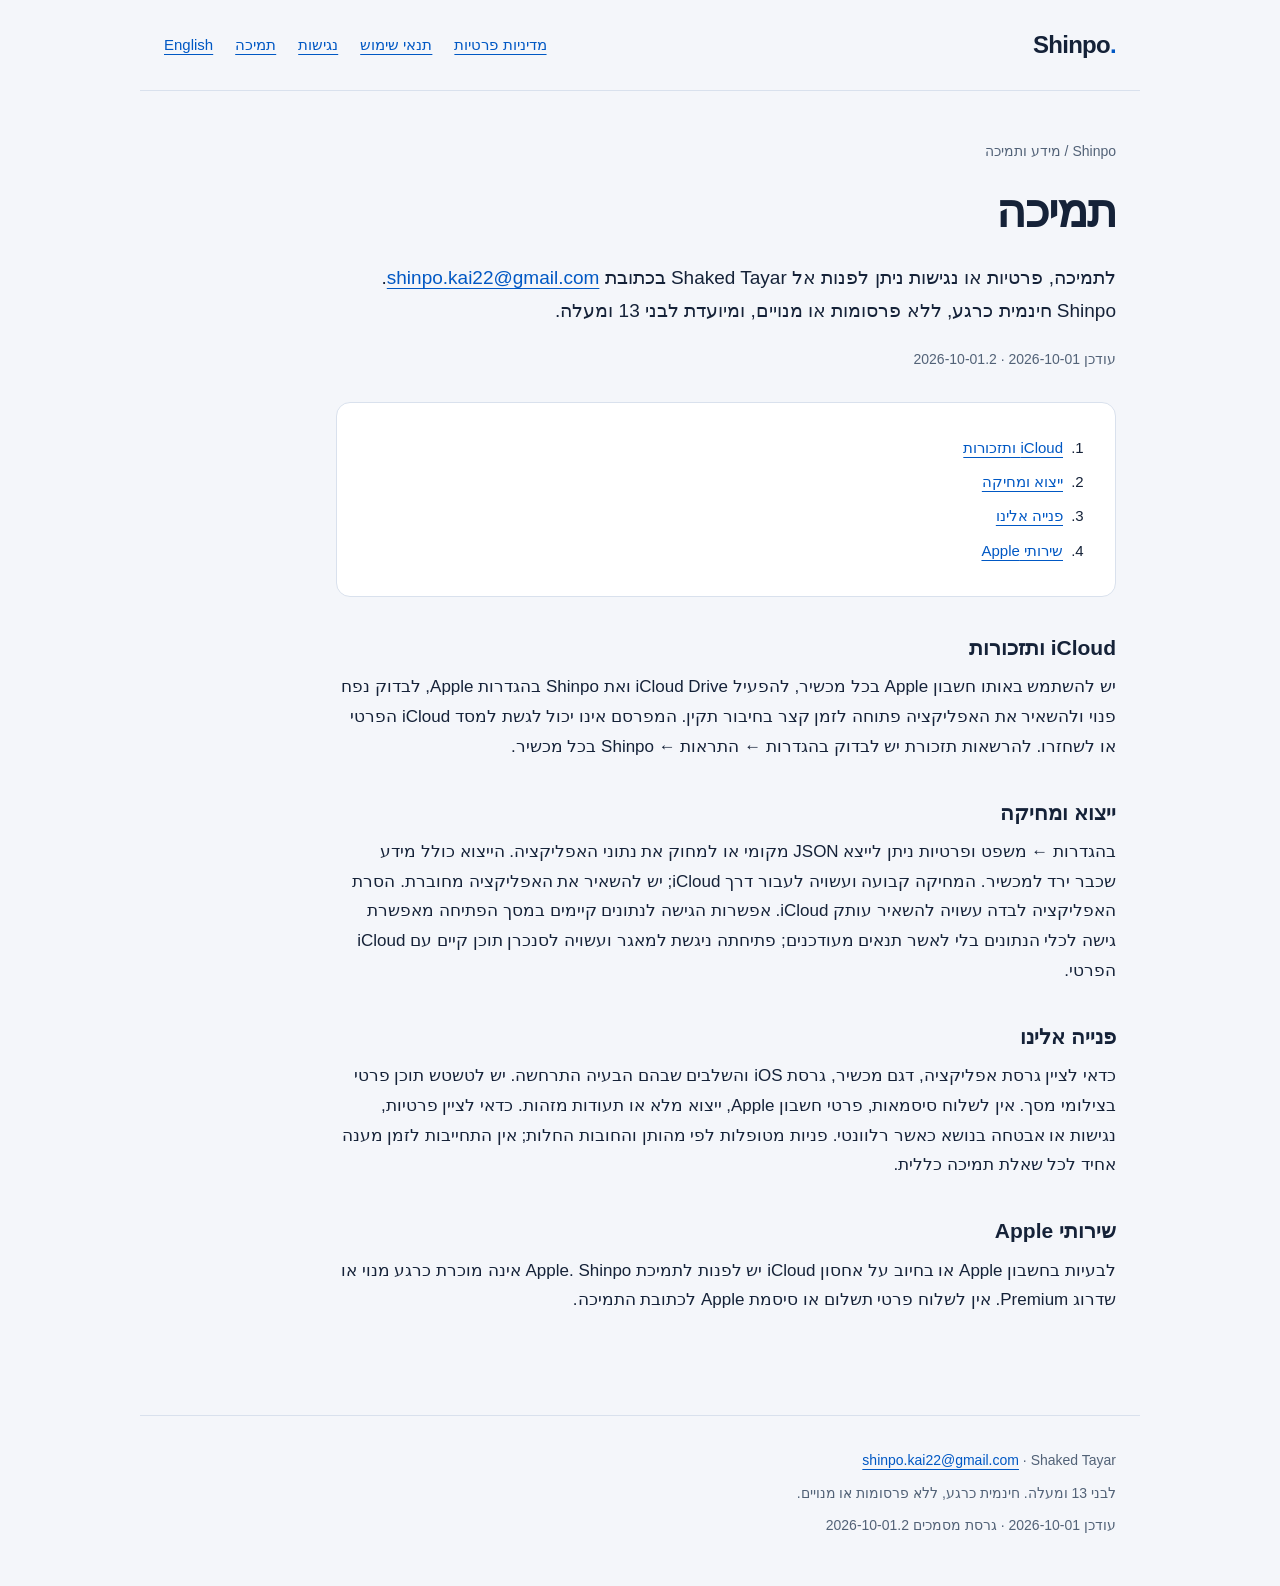
<file: he/support.html>
<!doctype html><html lang="he" dir="rtl"><head><meta charset="utf-8"><meta name="viewport" content="width=device-width,initial-scale=1"><meta name="referrer" content="strict-origin-when-cross-origin"><meta name="description" content="פרטיות, תנאים, נגישות ותמיכה ב־Shinpo."><title>תמיכה · Shinpo</title><link rel="stylesheet" href="../styles.css"><link rel="icon" href="../favicon.svg" type="image/svg+xml"><link rel="alternate" hreflang="en" href="../en/support.html"></head><body><a class="skip" href="#main">דילוג לתוכן</a><header><a class="brand" href="../he/index.html" dir="ltr">Shinpo<span>.</span></a><nav aria-label="ניווט ראשי"><a href="../he/privacy.html">מדיניות פרטיות</a><a href="../he/terms.html">תנאי שימוש</a><a href="../he/accessibility.html">נגישות</a><a href="../he/support.html" aria-current="page">תמיכה</a><a href="../en/support.html" lang="en" dir="ltr">English</a></nav></header><main id="main"><article class="document"><p class="eyebrow">Shinpo / מידע ותמיכה</p><h1>תמיכה</h1><p class="intro">לתמיכה, פרטיות או נגישות ניתן לפנות אל Shaked Tayar בכתובת <a href="mailto:shinpo.kai22@gmail.com" dir="ltr">shinpo.kai22@gmail.com</a>. Shinpo חינמית כרגע, ללא פרסומות או מנויים, ומיועדת לבני 13 ומעלה.</p><p class="meta">עודכן 2026-10-01 · 2026-10-01.2</p><nav class="toc" aria-label="בעמוד הזה"><ol><li><a href="#section-1">iCloud ותזכורות</a></li><li><a href="#section-2">ייצוא ומחיקה</a></li><li><a href="#section-3">פנייה אלינו</a></li><li><a href="#section-4">שירותי Apple</a></li></ol></nav><section id="section-1" aria-labelledby="heading-1"><h2 id="heading-1">iCloud ותזכורות</h2><p>יש להשתמש באותו חשבון Apple בכל מכשיר, להפעיל iCloud Drive ואת Shinpo בהגדרות Apple, לבדוק נפח פנוי ולהשאיר את האפליקציה פתוחה לזמן קצר בחיבור תקין. המפרסם אינו יכול לגשת למסד iCloud הפרטי או לשחזרו. להרשאות תזכורת יש לבדוק בהגדרות ← התראות ← Shinpo בכל מכשיר.</p></section><section id="section-2" aria-labelledby="heading-2"><h2 id="heading-2">ייצוא ומחיקה</h2><p>בהגדרות ← משפט ופרטיות ניתן לייצא JSON מקומי או למחוק את נתוני האפליקציה. הייצוא כולל מידע שכבר ירד למכשיר. המחיקה קבועה ועשויה לעבור דרך iCloud; יש להשאיר את האפליקציה מחוברת. הסרת האפליקציה לבדה עשויה להשאיר עותק iCloud. אפשרות הגישה לנתונים קיימים במסך הפתיחה מאפשרת גישה לכלי הנתונים בלי לאשר תנאים מעודכנים; פתיחתה ניגשת למאגר ועשויה לסנכרן תוכן קיים עם iCloud הפרטי.</p></section><section id="section-3" aria-labelledby="heading-3"><h2 id="heading-3">פנייה אלינו</h2><p>כדאי לציין גרסת אפליקציה, דגם מכשיר, גרסת iOS והשלבים שבהם הבעיה התרחשה. יש לטשטש תוכן פרטי בצילומי מסך. אין לשלוח סיסמאות, פרטי חשבון Apple, ייצוא מלא או תעודות מזהות. כדאי לציין פרטיות, נגישות או אבטחה בנושא כאשר רלוונטי. פניות מטופלות לפי מהותן והחובות החלות; אין התחייבות לזמן מענה אחיד לכל שאלת תמיכה כללית.</p></section><section id="section-4" aria-labelledby="heading-4"><h2 id="heading-4">שירותי Apple</h2><p>לבעיות בחשבון Apple או בחיוב על אחסון iCloud יש לפנות לתמיכת Apple. Shinpo אינה מוכרת כרגע מנוי או שדרוג Premium. אין לשלוח פרטי תשלום או סיסמת Apple לכתובת התמיכה.</p></section></article></main><footer><p>Shaked Tayar · <a href="mailto:shinpo.kai22@gmail.com" dir="ltr">shinpo.kai22@gmail.com</a></p><p>לבני 13 ומעלה. חינמית כרגע, ללא פרסומות או מנויים.</p><p>עודכן 2026-10-01 · גרסת מסמכים 2026-10-01.2</p></footer></body></html>
</file>
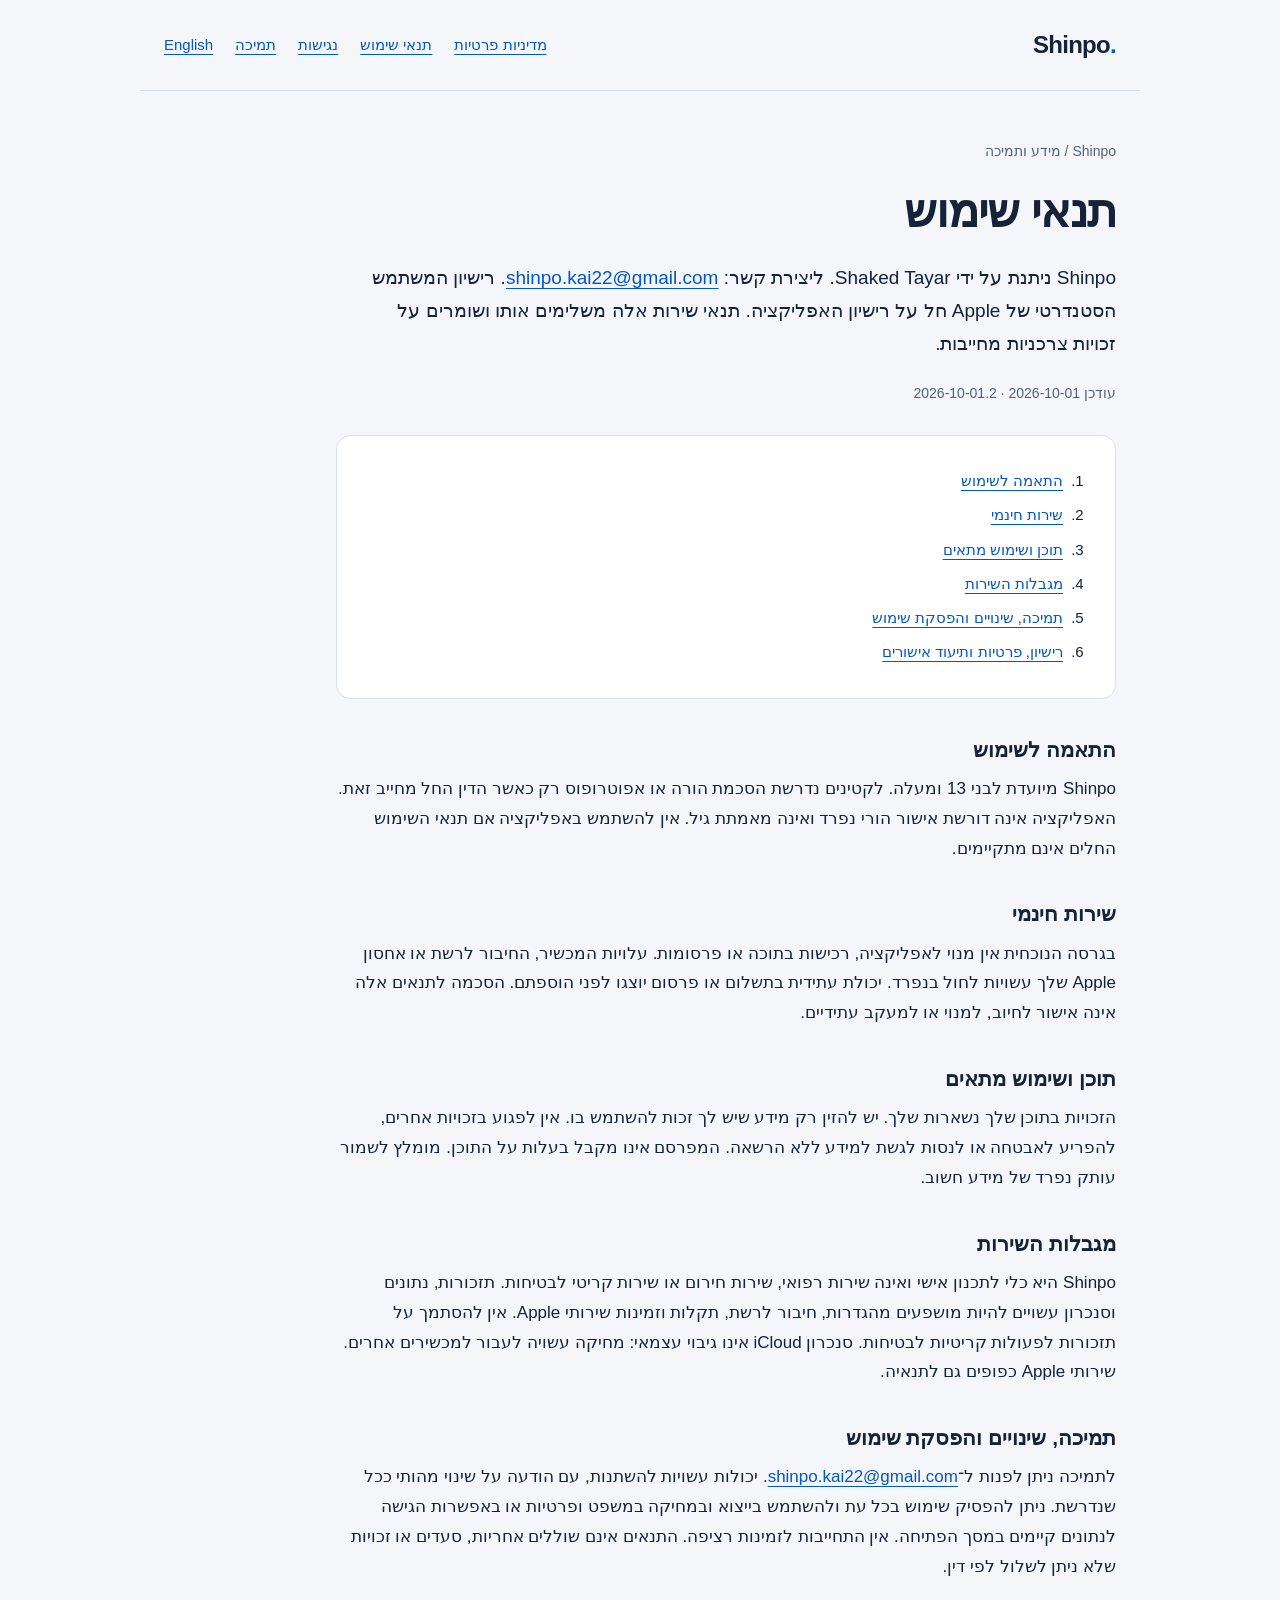
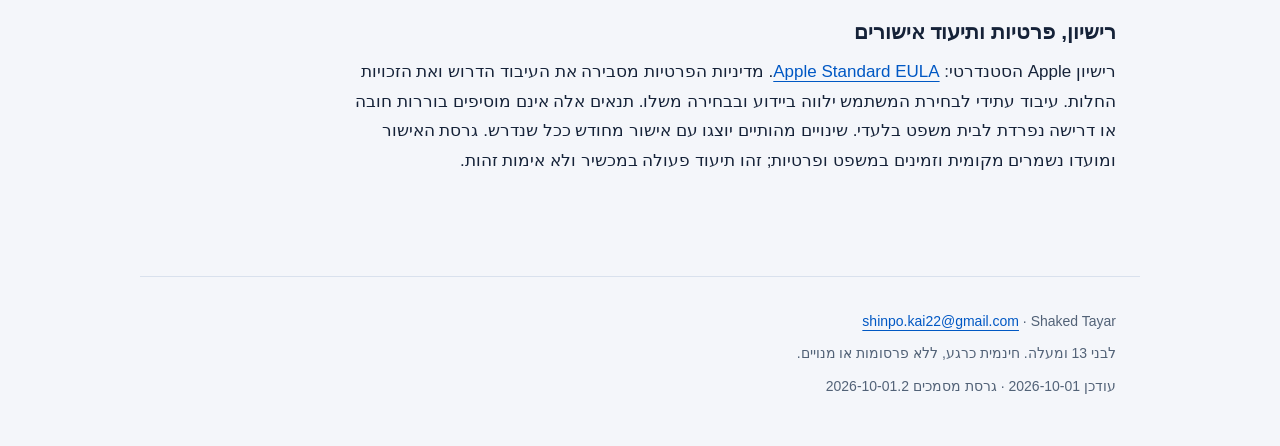
<file: he/terms.html>
<!doctype html><html lang="he" dir="rtl"><head><meta charset="utf-8"><meta name="viewport" content="width=device-width,initial-scale=1"><meta name="referrer" content="strict-origin-when-cross-origin"><meta name="description" content="פרטיות, תנאים, נגישות ותמיכה ב־Shinpo."><title>תנאי שימוש · Shinpo</title><link rel="stylesheet" href="../styles.css"><link rel="icon" href="../favicon.svg" type="image/svg+xml"><link rel="alternate" hreflang="en" href="../en/terms.html"></head><body><a class="skip" href="#main">דילוג לתוכן</a><header><a class="brand" href="../he/index.html" dir="ltr">Shinpo<span>.</span></a><nav aria-label="ניווט ראשי"><a href="../he/privacy.html">מדיניות פרטיות</a><a href="../he/terms.html" aria-current="page">תנאי שימוש</a><a href="../he/accessibility.html">נגישות</a><a href="../he/support.html">תמיכה</a><a href="../en/terms.html" lang="en" dir="ltr">English</a></nav></header><main id="main"><article class="document"><p class="eyebrow">Shinpo / מידע ותמיכה</p><h1>תנאי שימוש</h1><p class="intro">Shinpo ניתנת על ידי Shaked Tayar. ליצירת קשר: <a href="mailto:shinpo.kai22@gmail.com" dir="ltr">shinpo.kai22@gmail.com</a>. רישיון המשתמש הסטנדרטי של Apple חל על רישיון האפליקציה. תנאי שירות אלה משלימים אותו ושומרים על זכויות צרכניות מחייבות.</p><p class="meta">עודכן 2026-10-01 · 2026-10-01.2</p><nav class="toc" aria-label="בעמוד הזה"><ol><li><a href="#section-1">התאמה לשימוש</a></li><li><a href="#section-2">שירות חינמי</a></li><li><a href="#section-3">תוכן ושימוש מתאים</a></li><li><a href="#section-4">מגבלות השירות</a></li><li><a href="#section-5">תמיכה, שינויים והפסקת שימוש</a></li><li><a href="#section-6">רישיון, פרטיות ותיעוד אישורים</a></li></ol></nav><section id="section-1" aria-labelledby="heading-1"><h2 id="heading-1">התאמה לשימוש</h2><p>Shinpo מיועדת לבני 13 ומעלה. לקטינים נדרשת הסכמת הורה או אפוטרופוס רק כאשר הדין החל מחייב זאת. האפליקציה אינה דורשת אישור הורי נפרד ואינה מאמתת גיל. אין להשתמש באפליקציה אם תנאי השימוש החלים אינם מתקיימים.</p></section><section id="section-2" aria-labelledby="heading-2"><h2 id="heading-2">שירות חינמי</h2><p>בגרסה הנוכחית אין מנוי לאפליקציה, רכישות בתוכה או פרסומות. עלויות המכשיר, החיבור לרשת או אחסון Apple שלך עשויות לחול בנפרד. יכולת עתידית בתשלום או פרסום יוצגו לפני הוספתם. הסכמה לתנאים אלה אינה אישור לחיוב, למנוי או למעקב עתידיים.</p></section><section id="section-3" aria-labelledby="heading-3"><h2 id="heading-3">תוכן ושימוש מתאים</h2><p>הזכויות בתוכן שלך נשארות שלך. יש להזין רק מידע שיש לך זכות להשתמש בו. אין לפגוע בזכויות אחרים, להפריע לאבטחה או לנסות לגשת למידע ללא הרשאה. המפרסם אינו מקבל בעלות על התוכן. מומלץ לשמור עותק נפרד של מידע חשוב.</p></section><section id="section-4" aria-labelledby="heading-4"><h2 id="heading-4">מגבלות השירות</h2><p>Shinpo היא כלי לתכנון אישי ואינה שירות רפואי, שירות חירום או שירות קריטי לבטיחות. תזכורות, נתונים וסנכרון עשויים להיות מושפעים מהגדרות, חיבור לרשת, תקלות וזמינות שירותי Apple. אין להסתמך על תזכורות לפעולות קריטיות לבטיחות. סנכרון iCloud אינו גיבוי עצמאי: מחיקה עשויה לעבור למכשירים אחרים. שירותי Apple כפופים גם לתנאיה.</p></section><section id="section-5" aria-labelledby="heading-5"><h2 id="heading-5">תמיכה, שינויים והפסקת שימוש</h2><p>לתמיכה ניתן לפנות ל־<a href="mailto:shinpo.kai22@gmail.com" dir="ltr">shinpo.kai22@gmail.com</a>. יכולות עשויות להשתנות, עם הודעה על שינוי מהותי ככל שנדרשת. ניתן להפסיק שימוש בכל עת ולהשתמש בייצוא ובמחיקה במשפט ופרטיות או באפשרות הגישה לנתונים קיימים במסך הפתיחה. אין התחייבות לזמינות רציפה. התנאים אינם שוללים אחריות, סעדים או זכויות שלא ניתן לשלול לפי דין.</p></section><section id="section-6" aria-labelledby="heading-6"><h2 id="heading-6">רישיון, פרטיות ותיעוד אישורים</h2><p>רישיון Apple הסטנדרטי: <a href="https://www.apple.com/legal/internet-services/itunes/dev/stdeula/" dir="ltr">Apple Standard EULA</a>. מדיניות הפרטיות מסבירה את העיבוד הדרוש ואת הזכויות החלות. עיבוד עתידי לבחירת המשתמש ילווה ביידוע ובבחירה משלו. תנאים אלה אינם מוסיפים בוררות חובה או דרישה נפרדת לבית משפט בלעדי. שינויים מהותיים יוצגו עם אישור מחודש ככל שנדרש. גרסת האישור ומועדו נשמרים מקומית וזמינים במשפט ופרטיות; זהו תיעוד פעולה במכשיר ולא אימות זהות.</p></section></article></main><footer><p>Shaked Tayar · <a href="mailto:shinpo.kai22@gmail.com" dir="ltr">shinpo.kai22@gmail.com</a></p><p>לבני 13 ומעלה. חינמית כרגע, ללא פרסומות או מנויים.</p><p>עודכן 2026-10-01 · גרסת מסמכים 2026-10-01.2</p></footer></body></html>
</file>
<file: styles.css>
:root{color-scheme:light dark;--ink:#152238;--muted:#526277;--paper:#fff;--canvas:#f4f6fa;--line:#d9e1ed;--blue:#0058c4}*{box-sizing:border-box}body{margin:0;font:17px/1.75 -apple-system,BlinkMacSystemFont,"Segoe UI",Arial,sans-serif;background:var(--canvas);color:var(--ink)}a{color:var(--blue);text-underline-offset:4px;overflow-wrap:anywhere}a:hover{text-decoration-thickness:2px}a:focus-visible{outline:3px solid var(--blue);outline-offset:5px;border-radius:3px}.skip{position:absolute;top:-80px;padding:12px;background:var(--paper)}.skip:focus{top:8px}header,main,footer{max-width:1000px;margin:auto;padding:24px}header{display:flex;justify-content:space-between;align-items:center;gap:20px;border-bottom:1px solid var(--line)}.brand{font-size:24px;letter-spacing:-.7px;font-weight:750;text-decoration:none;color:var(--ink)}.brand span{color:var(--blue)}nav{display:flex;flex-wrap:wrap;gap:10px 22px;font-size:15px}nav a{padding:8px 0}main{padding-top:48px;padding-bottom:64px}h1{font-size:clamp(30px,5vw,46px);line-height:1.2;letter-spacing:-1px;margin:12px 0 22px}h2{font-size:21px;line-height:1.4;margin:0 0 10px}p{margin:0 0 20px}.eyebrow,.meta{color:var(--muted);font-size:14px}.intro{font-size:19px;max-width:760px}.document{max-width:780px}.document section{margin:36px 0}.toc{padding:18px 24px;background:var(--paper);border:1px solid var(--line);border-radius:14px;margin:30px 0}.toc ol{padding-inline-start:24px;margin:10px 0}.toc a{display:inline-block;padding:4px}.grid{display:grid;grid-template-columns:repeat(2,minmax(0,1fr));gap:16px;margin-top:32px}.card{background:var(--paper);border:1px solid var(--line);border-radius:16px;padding:24px;text-decoration:none;color:var(--ink)}.card:hover{border-color:var(--blue)}.card h2{color:var(--blue)}.card p{font-size:16px;color:var(--muted);margin:0}footer{border-top:1px solid var(--line);color:var(--muted);font-size:14px;padding-bottom:40px}footer p{margin:8px 0}section{scroll-margin-top:20px}@media(max-width:620px){header{align-items:flex-start;flex-direction:column;gap:8px}header,main,footer{padding-inline:20px}.grid{grid-template-columns:1fr}main{padding-top:30px}}@media(prefers-color-scheme:dark){:root{--ink:#eaf0f9;--muted:#b2bed0;--paper:#182436;--canvas:#111b29;--line:#354258;--blue:#83b9ff}}@media print{header,.toc,.skip{display:none}body{background:#fff;color:#000}main,footer{max-width:none;padding:0}a{color:#000}.document section{break-inside:avoid}}
</file>
